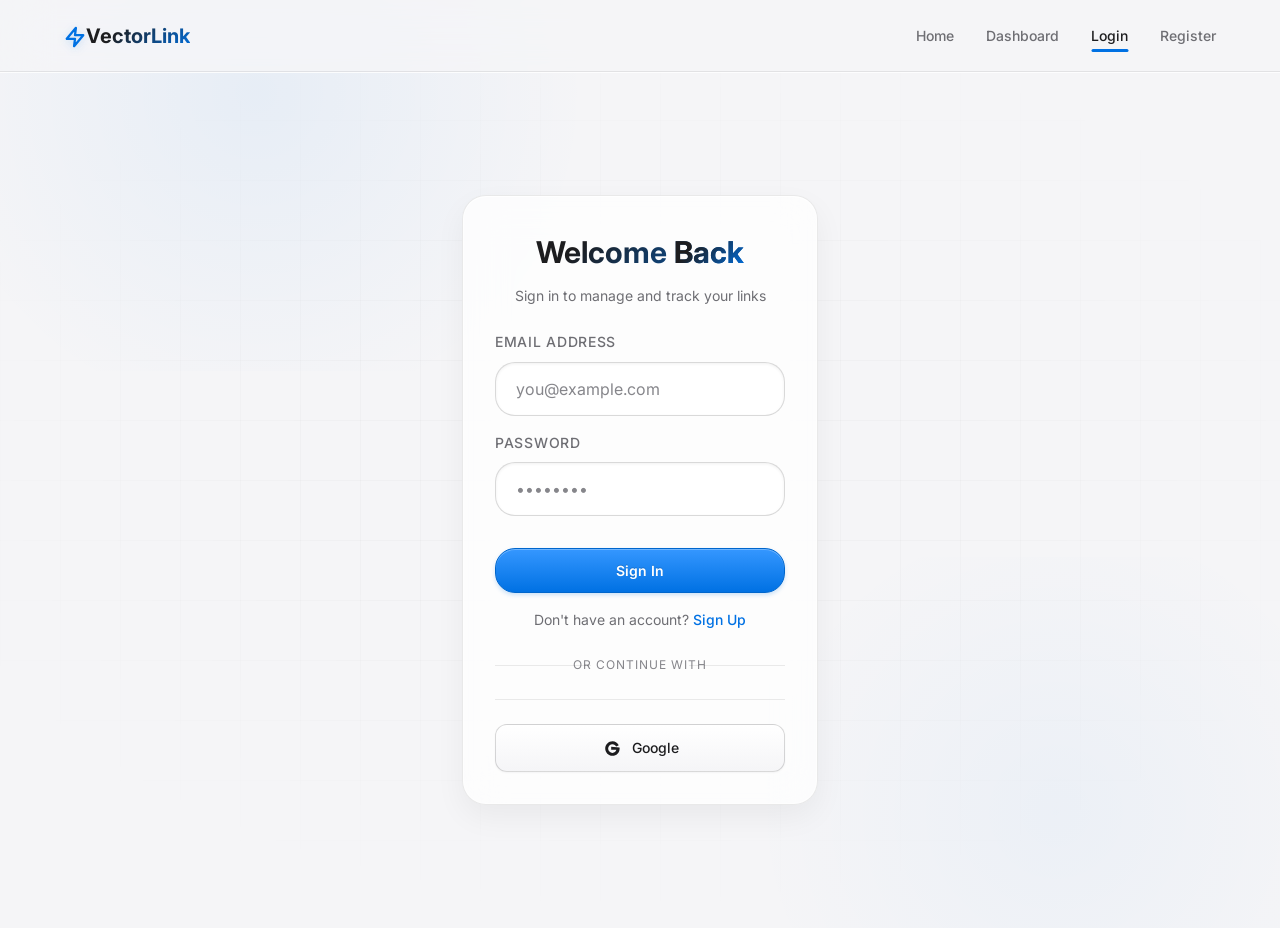
<file: src/main/resources/static/login.html>
<!DOCTYPE html>
<html lang="en">
<head>
  <meta charset="UTF-8">
  <meta name="viewport" content="width=device-width, initial-scale=1.0">
  <title>Login — VectorLink</title>
  
  <!-- SEO Meta Tags -->
  <meta name="description" content="Sign in to your VectorLink account to manage URLs and view advanced analytics.">
  <meta name="robots" content="noindex, nofollow">
  
  <link rel="stylesheet" href="css/style.css">
  <link rel="icon" href="data:image/svg+xml,<svg xmlns='http://www.w3.org/2000/svg' viewBox='0 0 24 24' fill='none' stroke='%230071E3' stroke-width='2.5'><polygon points='13 2 3 14 12 14 11 22 21 10 12 10 13 2'/></svg>">
  
  <style>
    /* ----- Modern Light Skeuomorphic Overrides ----- */
    :root {
      --bg: #F5F5F7;
      --bg-secondary: #FFFFFF;
      --surface: rgba(0, 0, 0, 0.02);
      --surface-hover: rgba(0, 0, 0, 0.04);
      --surface-border: rgba(0, 0, 0, 0.08);
      --glass: rgba(255, 255, 255, 0.75);
      --glass-border: rgba(0, 0, 0, 0.08);
      --glass-hover: rgba(255, 255, 255, 0.85);

      --accent: #0071E3;
      --accent-secondary: #0077ED;
      --gradient: linear-gradient(180deg, #3296FF 0%, #0071E3 100%);
      --gradient-text: linear-gradient(135deg, #1D1D1F 30%, #0071E3 100%);
      --gradient-subtle: linear-gradient(180deg, #FFFFFF 0%, #F5F5F7 100%);

      --text-primary: #1D1D1F;
      --text-secondary: #6E6E73;
      --text-tertiary: #86868B;

      --success: #34C759;
      --success-bg: rgba(52, 199, 89, 0.12);
      --danger: #FF3B30;
      --danger-bg: rgba(255, 59, 48, 0.12);
      --warning: #FF9500;
      --warning-bg: rgba(255, 149, 0, 0.12);
      --info: #0071E3;

      --shadow-sm: 0 1px 2px rgba(0,0,0,0.04), 0 0 1px rgba(0,0,0,0.1);
      --shadow-md: 0 4px 14px rgba(0,0,0,0.05), 0 0 1px rgba(0,0,0,0.12), inset 0 1px 0 rgba(255,255,255,0.8);
      --shadow-lg: 0 10px 30px rgba(0,0,0,0.06), 0 0 1px rgba(0,0,0,0.12), inset 0 1px 0 rgba(255,255,255,0.9);
      --shadow-xl: 0 20px 50px rgba(0,0,0,0.08), 0 0 1px rgba(0,0,0,0.12), inset 0 1px 0 rgba(255,255,255,0.95);
      --shadow-glow: 0 0 15px rgba(0,113,227,0.15);
      --shadow-glow-strong: 0 0 25px rgba(0,113,227,0.25);
    }

    body {
      background-color: var(--bg);
      color: var(--text-primary);
      -webkit-font-smoothing: antialiased;
    }

    /* Navbar background adjustment */
    .navbar {
      background: rgba(245, 245, 247, 0.85) !important;
      border-bottom: 1px solid rgba(0, 0, 0, 0.08) !important;
      box-shadow: 0 1px 0 rgba(255, 255, 255, 0.8);
    }
    .navbar.scrolled {
      background: rgba(255, 255, 255, 0.95) !important;
      border-bottom-color: rgba(0, 0, 0, 0.12) !important;
    }
    .nav-links a {
      color: var(--text-secondary) !important;
    }
    .nav-links a:hover, .nav-links a.active {
      color: var(--text-primary) !important;
    }

    .nav-logo span {
      background: var(--gradient-text);
      -webkit-background-clip: text;
      -webkit-text-fill-color: transparent;
      background-clip: text;
      font-weight: 700;
    }

    /* Hero adjustments */
    .hero-grid {
      background-image:
        linear-gradient(rgba(0, 0, 0, 0.02) 1px, transparent 1px),
        linear-gradient(90deg, rgba(0, 0, 0, 0.02) 1px, transparent 1px);
      background-size: 60px 60px;
      mask-image: radial-gradient(ellipse 60% 50% at 50% 50%, black 40%, transparent 100%);
      -webkit-mask-image: radial-gradient(ellipse 60% 50% at 50% 50%, black 40%, transparent 100%);
    }
    .hero-bg::before {
      background: radial-gradient(circle, rgba(0, 113, 227, 0.06) 0%, transparent 70%);
    }
    .hero-bg::after {
      background: radial-gradient(circle, rgba(0, 113, 227, 0.04) 0%, transparent 70%);
    }

    /* Auth Card layout */
    .auth-container {
      display: flex;
      justify-content: center;
      align-items: center;
      min-height: calc(100vh - var(--nav-height) - 100px);
      padding: var(--space-4);
    }
    .auth-card {
      width: 100%;
      max-width: 440px;
      padding: var(--space-8);
      border-radius: var(--radius-xl);
      background: var(--glass);
      border: 1px solid var(--glass-border);
      backdrop-filter: blur(20px);
      box-shadow: 
        0 12px 30px rgba(0, 0, 0, 0.05), 
        inset 0 1px 0 rgba(255, 255, 255, 0.95),
        inset 0 0 0 1px rgba(255, 255, 255, 0.5) !important;
    }
    .auth-card h2 {
      margin-bottom: var(--space-2);
      font-size: var(--text-3xl);
      text-align: center;
      font-weight: 700;
    }
    .auth-card p {
      color: var(--text-secondary);
      text-align: center;
      margin-bottom: var(--space-6);
      font-size: var(--text-sm);
    }
    .form-group {
      margin-bottom: var(--space-4);
    }
    .form-label {
      display: block;
      margin-bottom: var(--space-2);
      font-size: var(--text-sm);
      color: var(--text-secondary);
      font-weight: 500;
      text-align: left;
    }
    
    /* Input styling - inset, clean border */
    .input {
      background: #FFFFFF !important;
      border: 1px solid rgba(0, 0, 0, 0.15) !important;
      box-shadow: inset 0 1px 3px rgba(0, 0, 0, 0.06) !important;
      color: var(--text-primary) !important;
      border-radius: var(--radius-lg);
      width: 100%;
      padding: var(--space-4) var(--space-5);
      font-size: var(--text-base);
      outline: none;
      transition: all 0.2s ease-in-out;
    }
    .input::placeholder {
      color: var(--text-tertiary);
    }
    .input:hover {
      border-color: rgba(0, 0, 0, 0.25) !important;
    }
    .input:focus {
      border-color: var(--accent) !important;
      box-shadow: 
        0 0 0 3.5px rgba(0, 113, 227, 0.18), 
        inset 0 1px 2px rgba(0, 0, 0, 0.05) !important;
    }

    /* Primary Button - Glossy Skeuomorphic Blue */
    .btn-primary {
      background: linear-gradient(180deg, #3597FF 0%, #0071E3 100%) !important;
      border: 1px solid #0066CC !important;
      color: #FFFFFF !important;
      box-shadow: 
        0 2px 4px rgba(0, 113, 227, 0.2), 
        inset 0 1px 0 rgba(255, 255, 255, 0.3) !important;
      text-shadow: 0 -1px 0 rgba(0, 0, 0, 0.15);
      border-radius: var(--radius-lg);
    }
    .btn-primary:hover {
      background: linear-gradient(180deg, #4DA3FF 0%, #007BF2 100%) !important;
      border-color: #0071E3 !important;
      box-shadow: 
        0 4px 8px rgba(0, 113, 227, 0.25), 
        inset 0 1px 0 rgba(255, 255, 255, 0.4) !important;
    }
    .btn-primary:active {
      background: linear-gradient(180deg, #0066CC 0%, #005BB8 100%) !important;
      box-shadow: inset 0 1.5px 3px rgba(0, 0, 0, 0.2) !important;
      transform: scale(0.98);
    }

    /* Social OAuth button */
    .social-auth {
      display: flex;
      flex-direction: column;
      gap: var(--space-3);
      margin-top: var(--space-6);
      border-top: 1px solid var(--surface-border);
      padding-top: var(--space-6);
    }
    .btn-social {
      display: inline-flex;
      align-items: center;
      justify-content: center;
      gap: var(--space-3);
      background: linear-gradient(180deg, #FFFFFF 0%, #F5F5F7 100%) !important;
      border: 1px solid rgba(0, 0, 0, 0.15) !important;
      color: var(--text-primary) !important;
      width: 100%;
      padding: 12px;
      border-radius: var(--radius-md);
      cursor: pointer;
      font-weight: 500;
      transition: var(--transition);
      text-decoration: none;
      box-shadow: 0 1px 2px rgba(0, 0, 0, 0.04), inset 0 1px 0 #FFFFFF !important;
    }
    .btn-social:hover {
      background: linear-gradient(180deg, #F5F5F7 0%, #E8E8ED 100%) !important;
      border-color: rgba(0, 0, 0, 0.2) !important;
      box-shadow: 0 1px 3px rgba(0, 0, 0, 0.08), inset 0 1px 0 #FFFFFF !important;
    }
    
    .error-msg {
      background: var(--danger-bg);
      color: var(--danger);
      padding: var(--space-3);
      border-radius: var(--radius-sm);
      font-size: var(--text-sm);
      margin-bottom: var(--space-4);
      display: none;
      border: 1px solid rgba(255, 59, 48, 0.2);
    }
    .success-msg {
      background: var(--success-bg);
      color: var(--success);
      padding: var(--space-3);
      border-radius: var(--radius-sm);
      font-size: var(--text-sm);
      margin-bottom: var(--space-4);
      display: none;
      border: 1px solid rgba(52, 199, 89, 0.2);
    }
    .auth-links {
      text-align: center;
      margin-top: var(--space-4);
      font-size: var(--text-sm);
      color: var(--text-secondary);
    }
    .auth-links a {
      color: var(--accent);
      text-decoration: none;
      font-weight: 500;
    }
    .auth-links a:hover {
      text-decoration: underline;
    }
    .divider {
      text-align: center;
      position: relative;
      margin: var(--space-6) 0;
      color: var(--text-tertiary);
      font-size: var(--text-xs);
      text-transform: uppercase;
      letter-spacing: 1px;
    }
    .divider::before, .divider::after {
      content: "";
      position: absolute;
      top: 50%;
      width: 33%;
      height: 1px;
      background: var(--surface-border);
    }
    .divider::before { left: 0; }
    .divider::after { right: 0; }
  </style>
</head>
<body>

  <!-- ===== Navbar ===== -->
  <nav class="navbar" id="navbar">
    <div class="container">
      <a href="index.html" class="nav-logo">
        <span class="logo-icon">
          <svg width="22" height="22" viewBox="0 0 24 24" fill="none" stroke="currentColor" stroke-width="2.5" stroke-linecap="round" stroke-linejoin="round" style="color: var(--accent); vertical-align: middle;"><polygon points="13 2 3 14 12 14 11 22 21 10 12 10 13 2"/></svg>
        </span>
        <span>VectorLink</span>
      </a>
      <ul class="nav-links" id="navLinks">
        <li><a href="index.html">Home</a></li>
        <li><a href="dashboard.html">Dashboard</a></li>
        <li><a href="login.html" class="active">Login</a></li>
        <li><a href="register.html">Register</a></li>
      </ul>
    </div>
  </nav>

  <div class="hero">
    <div class="hero-bg">
      <div class="hero-grid"></div>
    </div>
    
    <div class="auth-container">
      <div class="auth-card">
        <h2>Welcome <span class="text-gradient">Back</span></h2>
        <p>Sign in to manage and track your links</p>

        <div id="errorMsg" class="error-msg"></div>
        <div id="successMsg" class="success-msg"></div>

        <form id="loginForm" autocomplete="on">
          <div class="form-group">
            <label class="form-label" for="email">Email Address</label>
            <input type="email" id="email" class="input" placeholder="you@example.com" required>
          </div>
          <div class="form-group">
            <label class="form-label" for="password">Password</label>
            <input type="password" id="password" class="input" placeholder="••••••••" required>
          </div>
          <button type="submit" class="btn btn-primary" style="width: 100%; margin-top: var(--space-4);" id="loginBtn">
            <span>Sign In</span>
          </button>
        </form>

        <div class="auth-links">
          Don't have an account? <a href="register.html">Sign Up</a>
        </div>

        <div class="divider">or continue with</div>

        <div class="social-auth">
          <a href="/oauth2/authorization/google" class="btn-social">
            <svg width="18" height="18" viewBox="0 0 24 24"><path fill="currentColor" d="M12.24 10.285V14.4h6.887c-.648 2.41-2.519 4.114-5.136 4.114A5.79 5.79 0 0 1 8.2 12.725a5.79 5.79 0 0 1 5.79-5.79c2.327 0 4.159 1.341 4.954 3.092l3.414-1.707C21.066 5.568 17.848 3 13.99 3c-5.362 0-9.708 4.346-9.708 9.709s4.346 9.709 9.709 9.709c5.27 0 9.53-3.834 9.53-9.709 0-.64-.069-1.127-.168-1.424z"/></svg>
            Google
          </a>
        </div>
      </div>
    </div>
  </div>

  <script>
    document.getElementById('loginForm').addEventListener('submit', async (e) => {
      e.preventDefault();
      const email = document.getElementById('email').value;
      const password = document.getElementById('password').value;
      const errorMsg = document.getElementById('errorMsg');
      const successMsg = document.getElementById('successMsg');
      const loginBtn = document.getElementById('loginBtn');
      
      errorMsg.style.display = 'none';
      successMsg.style.display = 'none';
      loginBtn.disabled = true;

      try {
        const res = await fetch('/api/v1/auth/login', {
          method: 'POST',
          headers: {
            'Content-Type': 'application/json'
          },
          body: JSON.stringify({ email, password })
        });
        
        const data = await res.json();
        if (res.ok) {
          successMsg.textContent = 'Login successful! Redirecting...';
          successMsg.style.display = 'block';
          setTimeout(() => {
            window.location.href = '/dashboard.html';
          }, 1000);
        } else {
          errorMsg.textContent = data.message || 'Invalid email or password';
          errorMsg.style.display = 'block';
          loginBtn.disabled = false;
        }
      } catch (err) {
        errorMsg.textContent = 'An error occurred. Please try again.';
        errorMsg.style.display = 'block';
        loginBtn.disabled = false;
      }
    });

    const urlParams = new URLSearchParams(window.location.search);
    if (urlParams.has('error')) {
      const errorMsg = document.getElementById('errorMsg');
      errorMsg.textContent = urlParams.get('error');
      errorMsg.style.display = 'block';
    }
  </script>
</body>
</html>
</file>
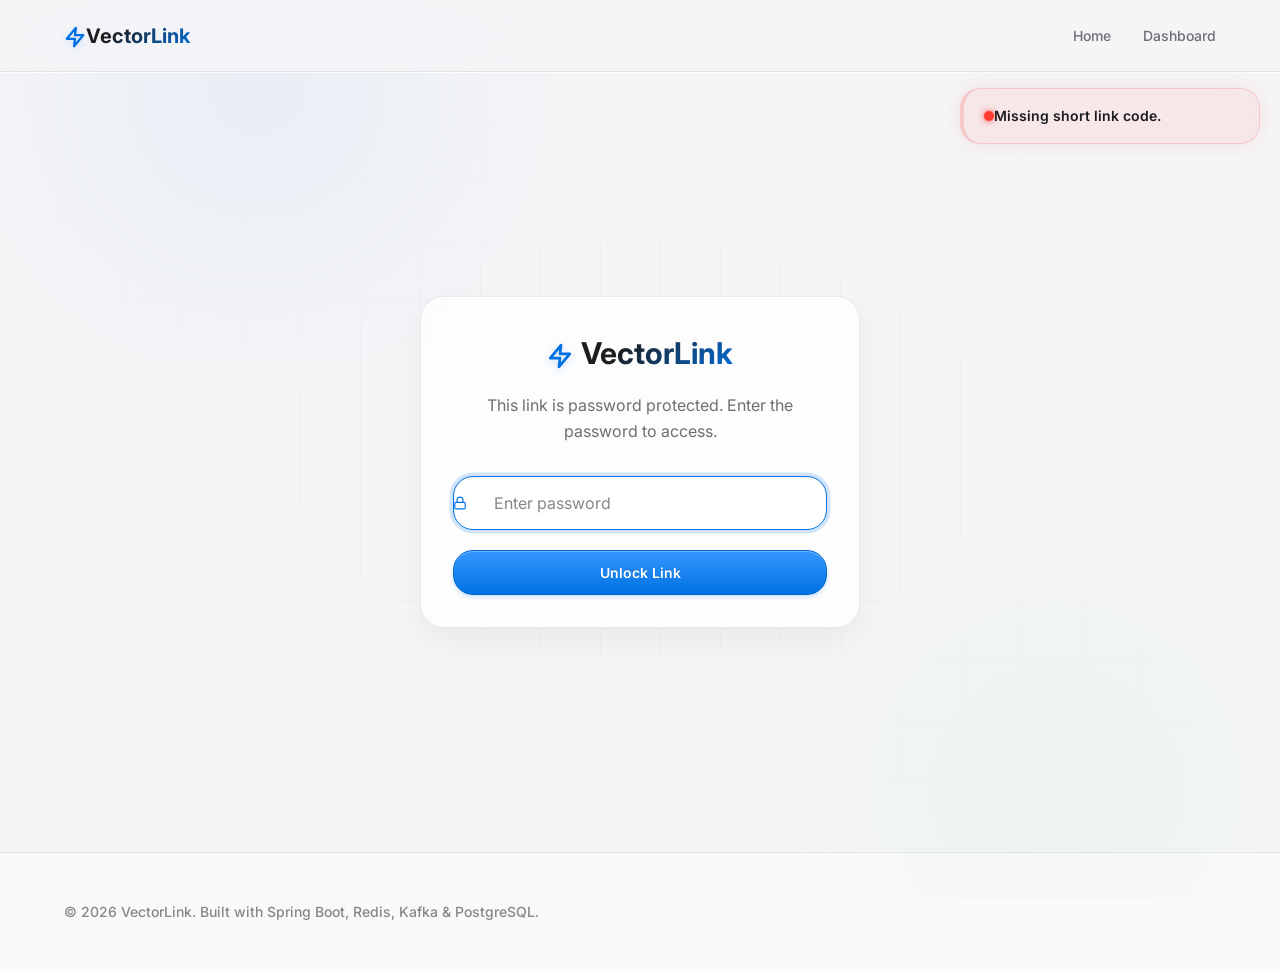
<file: src/main/resources/static/password.html>
<!DOCTYPE html>
<html lang="en">
<head>
  <meta charset="UTF-8">
  <meta name="viewport" content="width=device-width, initial-scale=1.0">
  <title>Password Protected — VectorLink</title>
  
  <!-- SEO Meta Tags -->
  <meta name="description" content="This link is password protected. Enter the password to access.">
  <meta name="robots" content="noindex, nofollow">
  
  <link rel="stylesheet" href="css/style.css">
  <link rel="icon" href="data:image/svg+xml,<svg xmlns='http://www.w3.org/2000/svg' viewBox='0 0 24 24' fill='none' stroke='%230071E3' stroke-width='2.5'><polygon points='13 2 3 14 12 14 11 22 21 10 12 10 13 2'/></svg>">
  
  <style>
    /* ----- Modern Light Skeuomorphic Overrides ----- */
    :root {
      --bg: #F5F5F7;
      --bg-secondary: #FFFFFF;
      --surface: rgba(0, 0, 0, 0.02);
      --surface-hover: rgba(0, 0, 0, 0.04);
      --surface-border: rgba(0, 0, 0, 0.08);
      --glass: rgba(255, 255, 255, 0.75);
      --glass-border: rgba(0, 0, 0, 0.08);
      --glass-hover: rgba(255, 255, 255, 0.85);

      --accent: #0071E3;
      --accent-secondary: #0077ED;
      --gradient: linear-gradient(180deg, #3296FF 0%, #0071E3 100%);
      --gradient-text: linear-gradient(135deg, #1D1D1F 30%, #0071E3 100%);
      --gradient-subtle: linear-gradient(180deg, #FFFFFF 0%, #F5F5F7 100%);

      --text-primary: #1D1D1F;
      --text-secondary: #6E6E73;
      --text-tertiary: #86868B;

      --success: #34C759;
      --success-bg: rgba(52, 199, 89, 0.12);
      --danger: #FF3B30;
      --danger-bg: rgba(255, 59, 48, 0.12);
      --warning: #FF9500;
      --warning-bg: rgba(255, 149, 0, 0.12);
      --info: #0071E3;

      --shadow-sm: 0 1px 2px rgba(0,0,0,0.04), 0 0 1px rgba(0,0,0,0.1);
      --shadow-md: 0 4px 14px rgba(0,0,0,0.05), 0 0 1px rgba(0,0,0,0.12), inset 0 1px 0 rgba(255,255,255,0.8);
      --shadow-lg: 0 10px 30px rgba(0,0,0,0.06), 0 0 1px rgba(0,0,0,0.12), inset 0 1px 0 rgba(255,255,255,0.9);
      --shadow-xl: 0 20px 50px rgba(0,0,0,0.08), 0 0 1px rgba(0,0,0,0.12), inset 0 1px 0 rgba(255,255,255,0.95);
      --shadow-glow: 0 0 15px rgba(0,113,227,0.15);
      --shadow-glow-strong: 0 0 25px rgba(0,113,227,0.25);
    }

    body {
      background-color: var(--bg);
      color: var(--text-primary);
      -webkit-font-smoothing: antialiased;
    }

    /* Navbar background adjustment */
    .navbar {
      background: rgba(245, 245, 247, 0.85) !important;
      border-bottom: 1px solid rgba(0, 0, 0, 0.08) !important;
      box-shadow: 0 1px 0 rgba(255, 255, 255, 0.8);
    }
    .nav-links a {
      color: var(--text-secondary) !important;
    }
    .nav-links a:hover {
      color: var(--text-primary) !important;
    }

    .nav-logo span {
      background: var(--gradient-text);
      -webkit-background-clip: text;
      -webkit-text-fill-color: transparent;
      background-clip: text;
      font-weight: 700;
    }

    /* Hero adjustments */
    .hero-grid {
      background-image:
        linear-gradient(rgba(0, 0, 0, 0.02) 1px, transparent 1px),
        linear-gradient(90deg, rgba(0, 0, 0, 0.02) 1px, transparent 1px);
      background-size: 60px 60px;
      mask-image: radial-gradient(ellipse 60% 50% at 50% 50%, black 40%, transparent 100%);
      -webkit-mask-image: radial-gradient(ellipse 60% 50% at 50% 50%, black 40%, transparent 100%);
    }

    /* Password Page Specifics */
    .password-container {
      display: flex;
      flex-direction: column;
      align-items: center;
      justify-content: center;
      min-height: calc(100vh - 120px);
      padding: var(--space-6);
      position: relative;
      z-index: 2;
    }
    .password-card {
      width: 100%;
      max-width: 440px;
      padding: var(--space-8);
      text-align: center;
      background: var(--glass) !important;
      backdrop-filter: blur(20px);
      -webkit-backdrop-filter: blur(20px);
      border: 1px solid var(--glass-border) !important;
      border-radius: var(--radius-xl);
      box-shadow: 
        0 12px 30px rgba(0, 0, 0, 0.05), 
        inset 0 1px 0 rgba(255, 255, 255, 0.95),
        inset 0 0 0 1px rgba(255, 255, 255, 0.5) !important;
    }
    .password-logo {
      font-size: var(--text-3xl);
      margin-bottom: var(--space-4);
      display: flex;
      align-items: center;
      justify-content: center;
      gap: var(--space-2);
      font-weight: 700;
    }
    .password-message {
      color: var(--text-secondary);
      margin-bottom: var(--space-8);
      font-size: var(--text-base);
    }
    .password-form {
      display: flex;
      flex-direction: column;
      gap: var(--space-5);
      width: 100%;
    }

    /* Input styling - inset, clean border */
    .input {
      background: #FFFFFF !important;
      border: 1px solid rgba(0, 0, 0, 0.15) !important;
      box-shadow: inset 0 1px 3px rgba(0, 0, 0, 0.06) !important;
      color: var(--text-primary) !important;
      border-radius: var(--radius-lg);
      width: 100%;
      padding: var(--space-4) var(--space-5);
      padding-left: calc(var(--space-4) + 24px) !important;
      font-size: var(--text-base);
      outline: none;
      transition: all 0.2s ease-in-out;
    }
    .input:hover {
      border-color: rgba(0, 0, 0, 0.25) !important;
    }
    .input:focus {
      border-color: var(--accent) !important;
      box-shadow: 
        0 0 0 3.5px rgba(0, 113, 227, 0.18), 
        inset 0 1px 2px rgba(0, 0, 0, 0.05) !important;
    }
    .input:focus ~ .input-icon {
      color: var(--accent) !important;
    }

    /* Primary Button - Glossy Skeuomorphic Blue */
    .btn-primary {
      background: linear-gradient(180deg, #3597FF 0%, #0071E3 100%) !important;
      border: 1px solid #0066CC !important;
      color: #FFFFFF !important;
      box-shadow: 
        0 2px 4px rgba(0, 113, 227, 0.2), 
        inset 0 1px 0 rgba(255, 255, 255, 0.3) !important;
      text-shadow: 0 -1px 0 rgba(0, 0, 0, 0.15);
      border-radius: var(--radius-lg);
    }
    .btn-primary:hover {
      background: linear-gradient(180deg, #4DA3FF 0%, #007BF2 100%) !important;
      border-color: #0071E3 !important;
      box-shadow: 
        0 4px 8px rgba(0, 113, 227, 0.25), 
        inset 0 1px 0 rgba(255, 255, 255, 0.4) !important;
    }
    .btn-primary:active {
      background: linear-gradient(180deg, #0066CC 0%, #005BB8 100%) !important;
      box-shadow: inset 0 1.5px 3px rgba(0, 0, 0, 0.2) !important;
      transform: scale(0.98);
    }

    .error-block {
      background: var(--danger-bg) !important;
      border: 1px solid rgba(255, 59, 48, 0.2) !important;
      color: var(--danger) !important;
      padding: var(--space-3) var(--space-4);
      border-radius: var(--radius-md);
      font-size: var(--text-sm);
      text-align: left;
      display: flex;
      align-items: center;
      gap: var(--space-2);
      margin-top: var(--space-5);
      animation: shake 0.4s ease;
    }
    @keyframes shake {
      0%, 100% { transform: translateX(0); }
      25% { transform: translateX(-6px); }
      75% { transform: translateX(6px); }
    }

    /* Footer elements */
    .footer {
      border-top: 1px solid rgba(0, 0, 0, 0.08) !important;
    }
    .footer p {
      color: var(--text-tertiary) !important;
    }
  </style>
</head>
<body>

  <!-- ===== Background Grid (Consistent with Home) ===== -->
  <div class="hero-bg" style="position: fixed; inset: 0; z-index: 1; pointer-events: none;">
    <div class="hero-grid"></div>
  </div>

  <!-- ===== Navbar ===== -->
  <nav class="navbar" id="navbar" style="position: relative; z-index: 2;">
    <div class="container">
      <a href="index.html" class="nav-logo">
        <span class="logo-icon">
          <svg width="22" height="22" viewBox="0 0 24 24" fill="none" stroke="currentColor" stroke-width="2.5" stroke-linecap="round" stroke-linejoin="round" style="color: var(--accent); vertical-align: middle;"><polygon points="13 2 3 14 12 14 11 22 21 10 12 10 13 2"/></svg>
        </span>
        <span>VectorLink</span>
      </a>
      <ul class="nav-links">
        <li><a href="index.html">Home</a></li>
        <li><a href="dashboard.html">Dashboard</a></li>
      </ul>
    </div>
  </nav>

  <!-- ===== Main Centered Password Page ===== -->
  <main class="password-container">
    <div class="password-card animate-slide-up">
      <div class="password-logo">
        <span class="logo-icon">
          <svg width="26" height="26" viewBox="0 0 24 24" fill="none" stroke="currentColor" stroke-width="2.5" stroke-linecap="round" stroke-linejoin="round" style="color: var(--accent); vertical-align: middle;"><polygon points="13 2 3 14 12 14 11 22 21 10 12 10 13 2"/></svg>
        </span>
        <span class="text-gradient">VectorLink</span>
      </div>
      <p class="password-message">This link is password protected. Enter the password to access.</p>
      
      <form class="password-form" id="passwordForm" autocomplete="off">
        <div class="input-group">
          <input 
            type="password" 
            class="input has-icon" 
            id="passwordInput" 
            placeholder="Enter password" 
            required
            autofocus
          >
          <span class="input-icon">
            <svg width="14" height="14" viewBox="0 0 24 24" fill="none" stroke="currentColor" stroke-width="2"><rect x="3" y="11" width="18" height="11" rx="2"/><path d="M7 11V7a5 5 0 0 1 10 0v4"/></svg>
          </span>
        </div>
        <button type="submit" class="btn btn-primary" id="submitBtn" style="width: 100%;">
          <span id="submitText">Unlock Link</span>
          <span id="submitSpinner" class="spinner hidden"></span>
        </button>
      </form>

      <!-- Error message block (hidden by default) -->
      <div id="errorBlock" class="error-block hidden">
        <span><svg width="14" height="14" viewBox="0 0 24 24" fill="none" stroke="currentColor" stroke-width="2"><path d="M10.29 3.86L1.82 18a2 2 0 0 0 1.71 3h16.94a2 2 0 0 0 1.71-3L13.71 3.86a2 2 0 0 0-3.42 0z"/><line x1="12" y1="9" x2="12" y2="13"/><line x1="12" y1="17" x2="12.01" y2="17"/></svg></span>
        <span id="errorText">Invalid password. Please try again.</span>
      </div>
    </div>
  </main>

  <!-- ===== Footer ===== -->
  <footer class="footer" style="position: relative; z-index: 2; margin-top: auto;">
    <div class="container">
      <div class="footer-content">
        <p>© 2026 VectorLink. Built with Spring Boot, Redis, Kafka & PostgreSQL.</p>
      </div>
    </div>
  </footer>

  <!-- Toast Container -->
  <div class="toast-container" id="toastContainer"></div>

  <script src="js/password.js"></script>
</body>
</html>
</file>
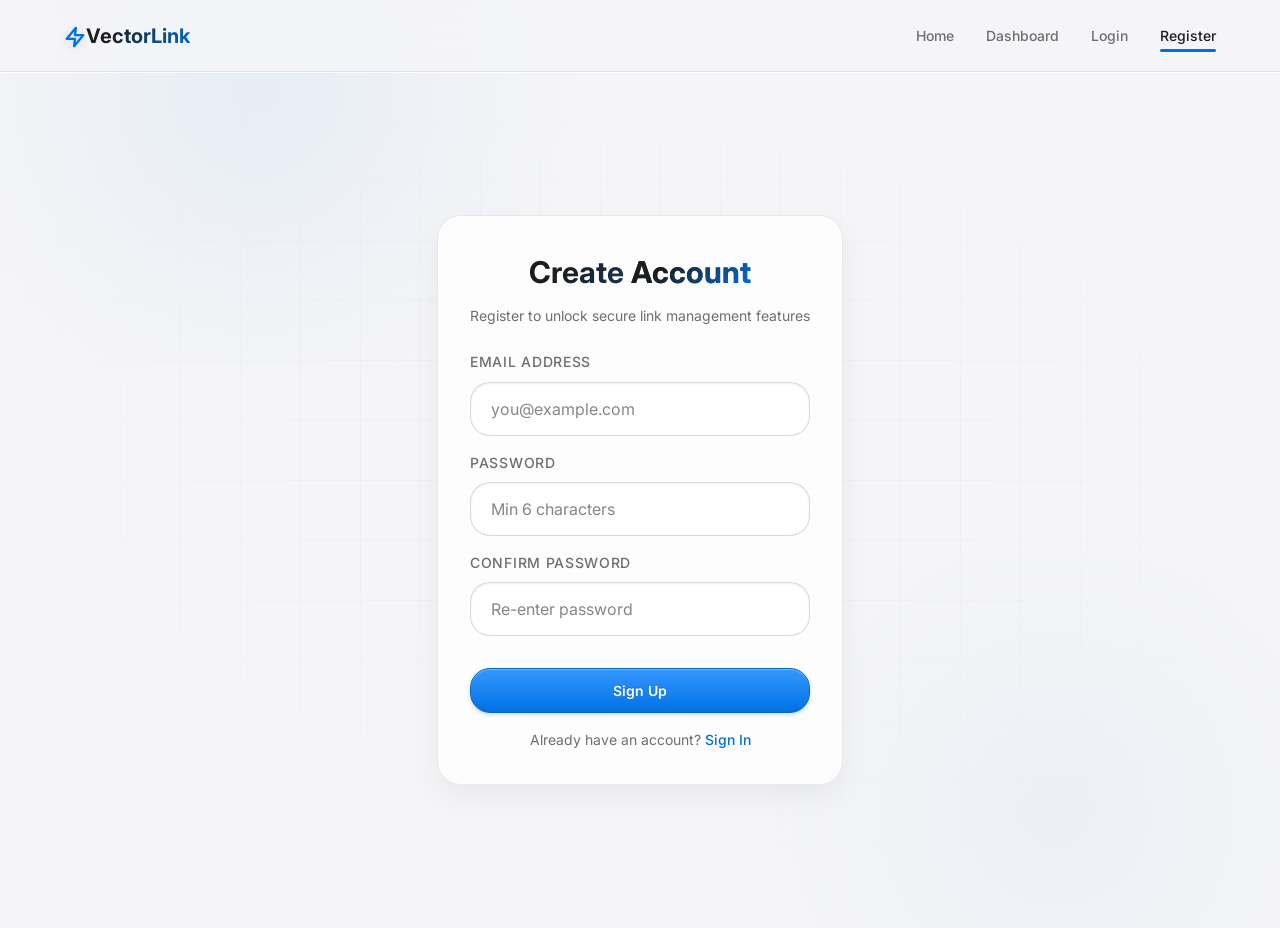
<file: src/main/resources/static/register.html>
<!DOCTYPE html>
<html lang="en">
<head>
  <meta charset="UTF-8">
  <meta name="viewport" content="width=device-width, initial-scale=1.0">
  <title>Register — VectorLink</title>
  
  <!-- SEO Meta Tags -->
  <meta name="description" content="Create an account on VectorLink to manage URLs and view advanced analytics.">
  <meta name="robots" content="noindex, nofollow">
  
  <link rel="stylesheet" href="css/style.css">
  <link rel="icon" href="data:image/svg+xml,<svg xmlns='http://www.w3.org/2000/svg' viewBox='0 0 24 24' fill='none' stroke='%230071E3' stroke-width='2.5'><polygon points='13 2 3 14 12 14 11 22 21 10 12 10 13 2'/></svg>">
  
  <style>
    /* ----- Modern Light Skeuomorphic Overrides ----- */
    :root {
      --bg: #F5F5F7;
      --bg-secondary: #FFFFFF;
      --surface: rgba(0, 0, 0, 0.02);
      --surface-hover: rgba(0, 0, 0, 0.04);
      --surface-border: rgba(0, 0, 0, 0.08);
      --glass: rgba(255, 255, 255, 0.75);
      --glass-border: rgba(0, 0, 0, 0.08);
      --glass-hover: rgba(255, 255, 255, 0.85);

      --accent: #0071E3;
      --accent-secondary: #0077ED;
      --gradient: linear-gradient(180deg, #3296FF 0%, #0071E3 100%);
      --gradient-text: linear-gradient(135deg, #1D1D1F 30%, #0071E3 100%);
      --gradient-subtle: linear-gradient(180deg, #FFFFFF 0%, #F5F5F7 100%);

      --text-primary: #1D1D1F;
      --text-secondary: #6E6E73;
      --text-tertiary: #86868B;

      --success: #34C759;
      --success-bg: rgba(52, 199, 89, 0.12);
      --danger: #FF3B30;
      --danger-bg: rgba(255, 59, 48, 0.12);
      --warning: #FF9500;
      --warning-bg: rgba(255, 149, 0, 0.12);
      --info: #0071E3;

      --shadow-sm: 0 1px 2px rgba(0,0,0,0.04), 0 0 1px rgba(0,0,0,0.1);
      --shadow-md: 0 4px 14px rgba(0,0,0,0.05), 0 0 1px rgba(0,0,0,0.12), inset 0 1px 0 rgba(255,255,255,0.8);
      --shadow-lg: 0 10px 30px rgba(0,0,0,0.06), 0 0 1px rgba(0,0,0,0.12), inset 0 1px 0 rgba(255,255,255,0.9);
      --shadow-xl: 0 20px 50px rgba(0,0,0,0.08), 0 0 1px rgba(0,0,0,0.12), inset 0 1px 0 rgba(255,255,255,0.95);
      --shadow-glow: 0 0 15px rgba(0,113,227,0.15);
      --shadow-glow-strong: 0 0 25px rgba(0,113,227,0.25);
    }

    body {
      background-color: var(--bg);
      color: var(--text-primary);
      -webkit-font-smoothing: antialiased;
    }

    /* Navbar background adjustment */
    .navbar {
      background: rgba(245, 245, 247, 0.85) !important;
      border-bottom: 1px solid rgba(0, 0, 0, 0.08) !important;
      box-shadow: 0 1px 0 rgba(255, 255, 255, 0.8);
    }
    .navbar.scrolled {
      background: rgba(255, 255, 255, 0.95) !important;
      border-bottom-color: rgba(0, 0, 0, 0.12) !important;
    }
    .nav-links a {
      color: var(--text-secondary) !important;
    }
    .nav-links a:hover, .nav-links a.active {
      color: var(--text-primary) !important;
    }

    .nav-logo span {
      background: var(--gradient-text);
      -webkit-background-clip: text;
      -webkit-text-fill-color: transparent;
      background-clip: text;
      font-weight: 700;
    }

    /* Hero adjustments */
    .hero-grid {
      background-image:
        linear-gradient(rgba(0, 0, 0, 0.02) 1px, transparent 1px),
        linear-gradient(90deg, rgba(0, 0, 0, 0.02) 1px, transparent 1px);
      background-size: 60px 60px;
      mask-image: radial-gradient(ellipse 60% 50% at 50% 50%, black 40%, transparent 100%);
      -webkit-mask-image: radial-gradient(ellipse 60% 50% at 50% 50%, black 40%, transparent 100%);
    }
    .hero-bg::before {
      background: radial-gradient(circle, rgba(0, 113, 227, 0.06) 0%, transparent 70%);
    }
    .hero-bg::after {
      background: radial-gradient(circle, rgba(0, 113, 227, 0.04) 0%, transparent 70%);
    }

    /* Auth Card layout */
    .auth-container {
      display: flex;
      justify-content: center;
      align-items: center;
      min-height: calc(100vh - var(--nav-height) - 100px);
      padding: var(--space-4);
    }
    .auth-card {
      width: 100%;
      max-width: 440px;
      padding: var(--space-8);
      border-radius: var(--radius-xl);
      background: var(--glass);
      border: 1px solid var(--glass-border);
      backdrop-filter: blur(20px);
      box-shadow: 
        0 12px 30px rgba(0, 0, 0, 0.05), 
        inset 0 1px 0 rgba(255, 255, 255, 0.95),
        inset 0 0 0 1px rgba(255, 255, 255, 0.5) !important;
    }
    .auth-card h2 {
      margin-bottom: var(--space-2);
      font-size: var(--text-3xl);
      text-align: center;
      font-weight: 700;
    }
    .auth-card p {
      color: var(--text-secondary);
      text-align: center;
      margin-bottom: var(--space-6);
      font-size: var(--text-sm);
    }
    .form-group {
      margin-bottom: var(--space-4);
    }
    .form-label {
      display: block;
      margin-bottom: var(--space-2);
      font-size: var(--text-sm);
      color: var(--text-secondary);
      font-weight: 500;
      text-align: left;
    }
    
    /* Input styling - inset, clean border */
    .input {
      background: #FFFFFF !important;
      border: 1px solid rgba(0, 0, 0, 0.15) !important;
      box-shadow: inset 0 1px 3px rgba(0, 0, 0, 0.06) !important;
      color: var(--text-primary) !important;
      border-radius: var(--radius-lg);
      width: 100%;
      padding: var(--space-4) var(--space-5);
      font-size: var(--text-base);
      outline: none;
      transition: all 0.2s ease-in-out;
    }
    .input::placeholder {
      color: var(--text-tertiary);
    }
    .input:hover {
      border-color: rgba(0, 0, 0, 0.25) !important;
    }
    .input:focus {
      border-color: var(--accent) !important;
      box-shadow: 
        0 0 0 3.5px rgba(0, 113, 227, 0.18), 
        inset 0 1px 2px rgba(0, 0, 0, 0.05) !important;
    }

    /* Primary Button - Glossy Skeuomorphic Blue */
    .btn-primary {
      background: linear-gradient(180deg, #3597FF 0%, #0071E3 100%) !important;
      border: 1px solid #0066CC !important;
      color: #FFFFFF !important;
      box-shadow: 
        0 2px 4px rgba(0, 113, 227, 0.2), 
        inset 0 1px 0 rgba(255, 255, 255, 0.3) !important;
      text-shadow: 0 -1px 0 rgba(0, 0, 0, 0.15);
      border-radius: var(--radius-lg);
    }
    .btn-primary:hover {
      background: linear-gradient(180deg, #4DA3FF 0%, #007BF2 100%) !important;
      border-color: #0071E3 !important;
      box-shadow: 
        0 4px 8px rgba(0, 113, 227, 0.25), 
        inset 0 1px 0 rgba(255, 255, 255, 0.4) !important;
    }
    .btn-primary:active {
      background: linear-gradient(180deg, #0066CC 0%, #005BB8 100%) !important;
      box-shadow: inset 0 1.5px 3px rgba(0, 0, 0, 0.2) !important;
      transform: scale(0.98);
    }
    
    .error-msg {
      background: var(--danger-bg);
      color: var(--danger);
      padding: var(--space-3);
      border-radius: var(--radius-sm);
      font-size: var(--text-sm);
      margin-bottom: var(--space-4);
      display: none;
      border: 1px solid rgba(255, 59, 48, 0.2);
    }
    .success-msg {
      background: var(--success-bg);
      color: var(--success);
      padding: var(--space-3);
      border-radius: var(--radius-sm);
      font-size: var(--text-sm);
      margin-bottom: var(--space-4);
      display: none;
      border: 1px solid rgba(52, 199, 89, 0.2);
    }
    .auth-links {
      text-align: center;
      margin-top: var(--space-4);
      font-size: var(--text-sm);
      color: var(--text-secondary);
    }
    .auth-links a {
      color: var(--accent);
      text-decoration: none;
      font-weight: 500;
    }
    .auth-links a:hover {
      text-decoration: underline;
    }
  </style>
</head>
<body>

  <!-- ===== Navbar ===== -->
  <nav class="navbar" id="navbar">
    <div class="container">
      <a href="index.html" class="nav-logo">
        <span class="logo-icon">
          <svg width="22" height="22" viewBox="0 0 24 24" fill="none" stroke="currentColor" stroke-width="2.5" stroke-linecap="round" stroke-linejoin="round" style="color: var(--accent); vertical-align: middle;"><polygon points="13 2 3 14 12 14 11 22 21 10 12 10 13 2"/></svg>
        </span>
        <span>VectorLink</span>
      </a>
      <ul class="nav-links" id="navLinks">
        <li><a href="index.html">Home</a></li>
        <li><a href="dashboard.html">Dashboard</a></li>
        <li><a href="login.html">Login</a></li>
        <li><a href="register.html" class="active">Register</a></li>
      </ul>
    </div>
  </nav>

  <div class="hero">
    <div class="hero-bg">
      <div class="hero-grid"></div>
    </div>
    
    <div class="auth-container">
      <div class="auth-card">
        <h2>Create <span class="text-gradient">Account</span></h2>
        <p>Register to unlock secure link management features</p>

        <div id="errorMsg" class="error-msg"></div>
        <div id="successMsg" class="success-msg"></div>

        <form id="registerForm" autocomplete="off">
          <div class="form-group">
            <label class="form-label" for="email">Email Address</label>
            <input type="email" id="email" class="input" placeholder="you@example.com" required>
          </div>
          <div class="form-group">
            <label class="form-label" for="password">Password</label>
            <input type="password" id="password" class="input" placeholder="Min 6 characters" required>
          </div>
          <div class="form-group">
            <label class="form-label" for="confirmPassword">Confirm Password</label>
            <input type="password" id="confirmPassword" class="input" placeholder="Re-enter password" required>
          </div>
          <button type="submit" class="btn btn-primary" style="width: 100%; margin-top: var(--space-4);" id="registerBtn">
            <span>Sign Up</span>
          </button>
        </form>

        <div class="auth-links">
          Already have an account? <a href="login.html">Sign In</a>
        </div>
      </div>
    </div>
  </div>

  <script>
    document.getElementById('registerForm').addEventListener('submit', async (e) => {
      e.preventDefault();
      const email = document.getElementById('email').value;
      const password = document.getElementById('password').value;
      const confirmPassword = document.getElementById('confirmPassword').value;
      const errorMsg = document.getElementById('errorMsg');
      const successMsg = document.getElementById('successMsg');
      const registerBtn = document.getElementById('registerBtn');
      
      errorMsg.style.display = 'none';
      successMsg.style.display = 'none';
      
      if (password !== confirmPassword) {
        errorMsg.textContent = 'Passwords do not match';
        errorMsg.style.display = 'block';
        return;
      }

      if (password.length < 6) {
        errorMsg.textContent = 'Password must be at least 6 characters long';
        errorMsg.style.display = 'block';
        return;
      }

      registerBtn.disabled = true;

      try {
        const res = await fetch('/api/v1/auth/register', {
          method: 'POST',
          headers: {
            'Content-Type': 'application/json'
          },
          body: JSON.stringify({ email, password })
        });
        
        const data = await res.json();
        if (res.ok || res.status === 201) {
          successMsg.textContent = 'Registration successful! Redirecting to login...';
          successMsg.style.display = 'block';
          setTimeout(() => {
            window.location.href = '/login.html';
          }, 1500);
        } else {
          errorMsg.textContent = data.message || 'Registration failed';
          errorMsg.style.display = 'block';
          registerBtn.disabled = false;
        }
      } catch (err) {
        errorMsg.textContent = 'An error occurred. Please try again.';
        errorMsg.style.display = 'block';
        registerBtn.disabled = false;
      }
    });
  </script>
</body>
</html>
</file>
<file: src/main/resources/static/css/style.css>
/* ==========================================================================
   VectorLink — Premium Light Skeuomorphic Design System
   Inspired by Apple VisionOS & macOS Premium Aesthetics
   ========================================================================== */

/* ---------- Google Font ---------- */
@import url('https://fonts.googleapis.com/css2?family=Inter:wght@300;400;500;600;700;800&display=swap');

/* ---------- 1. Custom Properties / Design Tokens ---------- */
:root {
  /* Foundations & Grays */
  --bg:                  #F5F5F7; /* Apple System Light Gray */
  --bg-secondary:        #FFFFFF; /* Pure white card backing */
  --surface:             #FFFFFF; /* Standard container background */
  --surface-hover:       #FAFAFC; /* Softer hover white */
  --surface-active:      #E8E8ED; /* Pressed light gray */
  --surface-border:      rgba(0, 0, 0, 0.08); /* Crisp subtle divider */

  /* VisionOS-style Light Translucency */
  --glass:               rgba(255, 255, 255, 0.75);
  --glass-border:        rgba(255, 255, 255, 0.5);
  --glass-hover:         rgba(255, 255, 255, 0.9);

  /* Primary Brand Accent (Apple Premium Blue) */
  --accent:              #0071E3;
  --accent-secondary:    #0077ED;
  --accent-light:        #E5F1FD;
  --accent-dark:         #0056B3;

  /* Gradients */
  --gradient:            linear-gradient(180deg, #0076F6 0%, #0071E3 100%);
  --gradient-hover:      linear-gradient(180deg, #1B86F7 0%, #007AF2 100%);
  --gradient-active:     linear-gradient(180deg, #0064C7 0%, #0056B3 100%);
  
  --gradient-text:       linear-gradient(180deg, #1D1D1F 0%, #515154 100%);
  --gradient-subtle:     linear-gradient(135deg, rgba(0, 113, 227, 0.04) 0%, rgba(0, 113, 227, 0.01) 100%);
  
  /* Text System */
  --text-primary:        #1D1D1F; /* Apple Charcoal */
  --text-secondary:      #6E6E73; /* Gray */
  --text-tertiary:       #86868B; /* Medium Gray */
  --text-on-accent:      #FFFFFF;

  /* Semantic Feedback (iOS System Colors) */
  --success:             #34C759; /* iOS green */
  --success-bg:          rgba(52, 199, 89, 0.08);
  --success-border:      rgba(52, 199, 89, 0.15);
  
  --danger:              #FF3B30; /* iOS red */
  --danger-bg:           rgba(255, 59, 48, 0.08);
  --danger-border:       rgba(255, 59, 48, 0.15);
  
  --warning:             #FF9500; /* iOS orange */
  --warning-bg:          rgba(255, 149, 0, 0.08);
  --warning-border:      rgba(255, 149, 0, 0.15);
  
  --info:                #0071E3;
  --info-bg:             rgba(0, 113, 227, 0.08);
  --info-border:         rgba(0, 113, 227, 0.15);

  /* Typography Scale */
  --font:                'Inter', -apple-system, BlinkMacSystemFont, "Segoe UI", Roboto, Helvetica, Arial, sans-serif;
  --text-xs:             0.75rem;
  --text-sm:             0.875rem;
  --text-base:           1rem;
  --text-lg:             1.125rem;
  --text-xl:             1.25rem;
  --text-2xl:            1.5rem;
  --text-3xl:            1.875rem;
  --text-4xl:            2.25rem;
  --text-5xl:            3rem;
  --text-6xl:            3.75rem;

  /* Spacing Scale */
  --space-1:             0.25rem;
  --space-2:             0.5rem;
  --space-3:             0.75rem;
  --space-4:             1rem;
  --space-5:             1.25rem;
  --space-6:             1.5rem;
  --space-8:             2rem;
  --space-10:            2.5rem;
  --space-12:            3rem;
  --space-16:            4rem;
  --space-20:            5rem;
  --space-24:            6rem;

  /* Apple VisionOS Radii */
  --radius-xs:           4px;
  --radius-sm:           8px;
  --radius-md:           12px;
  --radius-lg:           20px;  /* Inputs, small widgets */
  --radius-xl:           24px;  /* Standard Cards */
  --radius-xxl:          28px;  /* Major outer shells */
  --radius-full:         9999px;/* Pills and Toggles */

  /* Realistic Skeuomorphic Layered Shadows */
  --shadow-sm:           0 1px 2px rgba(0,0,0,0.03), inset 0 1px 0 rgba(255,255,255,0.9);
  --shadow-md:           0 4px 12px rgba(0,0,0,0.04), inset 0 1px 0 rgba(255,255,255,0.95);
  --shadow-lg:           0 12px 30px rgba(0,0,0,0.05), inset 0 1px 0 rgba(255,255,255,0.95);
  --shadow-xl:           0 20px 48px rgba(0,0,0,0.07), inset 0 1px 0 rgba(255,255,255,0.95);
  
  /* Subtle lighting/glows */
  --shadow-glow:         0 0 24px rgba(0, 113, 227, 0.06);
  --shadow-glow-strong:  0 0 36px rgba(0, 113, 227, 0.12);

  /* Feel & Speed */
  --transition:          0.25s cubic-bezier(0.25, 0.8, 0.25, 1);
  --transition-fast:     0.12s cubic-bezier(0.25, 0.8, 0.25, 1);

  /* Layout Boundaries */
  --nav-height:          72px;
  --container-max:       1200px;
  --container-narrow:    800px;
}

/* ---------- 2. Reset & Base Styles ---------- */
*, *::before, *::after {
  box-sizing: border-box;
  margin: 0;
  padding: 0;
}

html {
  scroll-behavior: smooth;
  -webkit-font-smoothing: antialiased;
  -moz-osx-font-smoothing: grayscale;
}

body {
  font-family: var(--font);
  font-size: var(--text-base);
  font-weight: 400;
  line-height: 1.6;
  color: var(--text-primary);
  background: var(--bg);
  min-height: 100vh;
  overflow-x: hidden;
}

a {
  color: var(--accent);
  text-decoration: none;
  transition: color var(--transition), transform var(--transition-fast);
}

a:hover {
  color: var(--accent-secondary);
}

img {
  max-width: 100%;
  display: block;
}

button {
  cursor: pointer;
  font-family: var(--font);
}

input, select, textarea {
  font-family: var(--font);
  outline: none;
}

/* Light mode selection background */
::selection {
  background: rgba(0, 113, 227, 0.15);
  color: var(--text-primary);
}

/* Styled Scrollbar for Light theme */
::-webkit-scrollbar {
  width: 8px;
  height: 8px;
}

::-webkit-scrollbar-track {
  background: transparent;
}

::-webkit-scrollbar-thumb {
  background: rgba(0, 0, 0, 0.12);
  border-radius: var(--radius-full);
  border: 2px solid var(--bg);
}

::-webkit-scrollbar-thumb:hover {
  background: rgba(0, 0, 0, 0.25);
}

/* ---------- 3. Utility Classes ---------- */
.container {
  width: 100%;
  max-width: var(--container-max);
  margin: 0 auto;
  padding: 0 var(--space-6);
}

.container-narrow {
  max-width: var(--container-narrow);
}

/* Sleuomorphic typography titles */
.text-gradient {
  background: var(--gradient-text);
  -webkit-background-clip: text;
  -webkit-text-fill-color: transparent;
  background-clip: text;
  font-weight: 700;
}

.text-secondary {
  color: var(--text-secondary);
}

.text-center {
  text-align: center;
}

.text-sm {
  font-size: var(--text-sm);
}

.text-xs {
  font-size: var(--text-xs);
}

.mt-1 { margin-top: var(--space-1); }
.mt-2 { margin-top: var(--space-2); }
.mt-3 { margin-top: var(--space-3); }
.mt-4 { margin-top: var(--space-4); }
.mt-5 { margin-top: var(--space-5); }
.mt-6 { margin-top: var(--space-6); }
.mt-8 { margin-top: var(--space-8); }
.mt-10 { margin-top: var(--space-10); }
.mt-12 { margin-top: var(--space-12); }

.mb-1 { margin-bottom: var(--space-1); }
.mb-2 { margin-bottom: var(--space-2); }
.mb-3 { margin-bottom: var(--space-3); }
.mb-4 { margin-bottom: var(--space-4); }
.mb-5 { margin-bottom: var(--space-5); }
.mb-6 { margin-bottom: var(--space-6); }
.mb-8 { margin-bottom: var(--space-8); }
.mb-10 { margin-bottom: var(--space-10); }
.mb-12 { margin-bottom: var(--space-12); }

.mr-1 { margin-right: var(--space-1); }
.mr-2 { margin-right: var(--space-2); }
.mr-3 { margin-right: var(--space-3); }
.mr-4 { margin-right: var(--space-4); }

.hidden {
  display: none !important;
}

/* ---------- 4. Animations ---------- */
@keyframes fadeIn {
  from { opacity: 0; }
  to   { opacity: 1; }
}

@keyframes slideUp {
  from { opacity: 0; transform: translateY(18px); }
  to   { opacity: 1; transform: translateY(0); }
}

@keyframes slideDown {
  from { opacity: 0; transform: translateY(-12px); }
  to   { opacity: 1; transform: translateY(0); }
}

@keyframes slideInRight {
  from { opacity: 0; transform: translateX(60px); }
  to   { opacity: 1; transform: translateX(0); }
}

@keyframes slideOutRight {
  from { opacity: 1; transform: translateX(0); }
  to   { opacity: 0; transform: translateX(60px); }
}

@keyframes pulse {
  0%, 100% { opacity: 1; transform: scale(1); }
  50%      { opacity: 0.6; transform: scale(0.96); }
}

@keyframes shimmer {
  0%   { background-position: -200% 0; }
  100% { background-position: 200% 0; }
}

@keyframes spin {
  to { transform: rotate(360deg); }
}

@keyframes float {
  0%, 100% { transform: translateY(0); }
  50%      { transform: translateY(-6px); }
}

@keyframes scaleIn {
  from { opacity: 0; transform: scale(0.97); }
  to   { opacity: 1; transform: scale(1); }
}

@keyframes shake {
  0%, 100% { transform: translateX(0); }
  25% { transform: translateX(-6px); }
  75% { transform: translateX(6px); }
}

.animate-fade-in   { animation: fadeIn 0.4s ease both; }
.animate-slide-up  { animation: slideUp 0.5s cubic-bezier(0.16, 1, 0.3, 1) both; }
.animate-scale-in  { animation: scaleIn 0.35s cubic-bezier(0.16, 1, 0.3, 1) both; }

/* Stagger animations for list child components */
.stagger > *:nth-child(1) { animation-delay: 0.02s; }
.stagger > *:nth-child(2) { animation-delay: 0.06s; }
.stagger > *:nth-child(3) { animation-delay: 0.10s; }
.stagger > *:nth-child(4) { animation-delay: 0.14s; }
.stagger > *:nth-child(5) { animation-delay: 0.18s; }
.stagger > *:nth-child(6) { animation-delay: 0.22s; }

/* ---------- 5. Glass Card / Elevated Card ---------- */
/* Beautiful light skeuomorphic surface with slight VisionOS vibe */
.glass-card {
  background: linear-gradient(135deg, #FFFFFF 0%, #FDFDFE 100%);
  border: 1px solid rgba(0, 0, 0, 0.07);
  border-radius: var(--radius-xl);
  padding: var(--space-8);
  box-shadow: 
    inset 0 1px 0 rgba(255, 255, 255, 0.95),
    0 1px 2px rgba(0, 0, 0, 0.02),
    0 8px 24px rgba(0, 0, 0, 0.04),
    0 16px 40px rgba(0, 0, 0, 0.02);
  transition: all var(--transition);
  position: relative;
}

.glass-card:hover {
  background: #FFFFFF;
  border-color: rgba(0, 0, 0, 0.1);
  transform: translateY(-3px);
  box-shadow: 
    inset 0 1px 0 rgba(255, 255, 255, 0.95),
    0 2px 6px rgba(0, 0, 0, 0.02),
    0 12px 32px rgba(0, 0, 0, 0.06),
    0 24px 48px rgba(0, 0, 0, 0.03),
    var(--shadow-glow);
}

.glass-card-static {
  background: linear-gradient(135deg, #FFFFFF 0%, #FDFDFE 100%);
  border: 1px solid rgba(0, 0, 0, 0.07);
  border-radius: var(--radius-xl);
  padding: var(--space-8);
  box-shadow: 
    inset 0 1px 0 rgba(255, 255, 255, 0.95),
    0 1px 2px rgba(0, 0, 0, 0.02),
    0 8px 24px rgba(0, 0, 0, 0.04);
  position: relative;
}

/* ---------- 6. Navigation ---------- */
.navbar {
  position: fixed;
  top: 0;
  left: 0;
  right: 0;
  height: var(--nav-height);
  z-index: 1000;
  background: rgba(245, 245, 247, 0.75); /* VisionOS translucent background */
  backdrop-filter: blur(24px) saturate(180%);
  -webkit-backdrop-filter: blur(24px) saturate(180%);
  border-bottom: 1px solid rgba(0, 0, 0, 0.06);
  box-shadow: 0 1px 2px rgba(0, 0, 0, 0.01);
  transition: all var(--transition);
}

.navbar.scrolled {
  background: rgba(255, 255, 255, 0.85);
  box-shadow: 
    0 4px 16px rgba(0, 0, 0, 0.03),
    inset 0 -1px 0 rgba(0, 0, 0, 0.04);
}

.navbar .container {
  display: flex;
  align-items: center;
  justify-content: space-between;
  height: 100%;
}

.nav-logo {
  display: flex;
  align-items: center;
  gap: var(--space-2.5);
  font-size: var(--text-xl);
  font-weight: 800;
  color: var(--text-primary);
  text-decoration: none;
}

.nav-logo .logo-icon {
  font-size: var(--text-2xl);
  line-height: 1;
  filter: drop-shadow(0 2px 4px rgba(0, 113, 227, 0.2));
}

.nav-logo span {
  background: var(--gradient-text);
  -webkit-background-clip: text;
  -webkit-text-fill-color: transparent;
  background-clip: text;
}

.nav-links {
  display: flex;
  align-items: center;
  gap: var(--space-8);
  list-style: none;
}

.nav-links a {
  color: var(--text-secondary);
  font-size: var(--text-sm);
  font-weight: 500;
  padding: var(--space-2) 0;
  transition: color var(--transition);
  position: relative;
}

.nav-links a::after {
  content: '';
  position: absolute;
  bottom: 0;
  left: 50%;
  width: 0;
  height: 2.5px;
  background: var(--accent);
  border-radius: var(--radius-full);
  transform: translateX(-50%);
  transition: width 0.25s cubic-bezier(0.25, 0.8, 0.25, 1);
}

.nav-links a:hover,
.nav-links a.active {
  color: var(--text-primary);
}

.nav-links a:hover::after,
.nav-links a.active::after {
  width: 100%;
}

/* Hamburger mobile menu button */
.nav-toggle {
  display: none;
  background: linear-gradient(180deg, #FFFFFF 0%, #F5F5F7 100%);
  border: 1px solid rgba(0, 0, 0, 0.12);
  color: var(--text-primary);
  font-size: 1.25rem;
  padding: var(--space-2);
  border-radius: var(--radius-md);
  box-shadow: 
    inset 0 1px 0 #FFFFFF,
    0 1px 2px rgba(0, 0, 0, 0.04);
  transition: all var(--transition-fast);
}

.nav-toggle:hover {
  background: #FFFFFF;
  border-color: rgba(0, 0, 0, 0.2);
  box-shadow: 
    inset 0 1px 0 #FFFFFF,
    0 2px 4px rgba(0, 0, 0, 0.05);
}

.nav-toggle:active {
  background: #E8E8ED;
  box-shadow: inset 0 1.5px 3px rgba(0, 0, 0, 0.08);
}

/* ---------- 7. Hero Section ---------- */
.hero {
  position: relative;
  min-height: 90vh;
  display: flex;
  align-items: center;
  justify-content: center;
  padding: calc(var(--nav-height) + var(--space-16)) var(--space-6) var(--space-16);
  overflow: hidden;
}

.hero-bg {
  position: absolute;
  inset: 0;
  z-index: -1;
  overflow: hidden;
  background-color: var(--bg);
}

/* Ambient glow bubbles for light-mode VisionOS theme */
.hero-bg::before {
  content: '';
  position: absolute;
  top: -20%;
  left: -10%;
  width: 60%;
  height: 60%;
  background: radial-gradient(circle, rgba(0, 113, 227, 0.05) 0%, rgba(0, 113, 227, 0) 70%);
  animation: float 10s ease-in-out infinite;
}

.hero-bg::after {
  content: '';
  position: absolute;
  bottom: -15%;
  right: -10%;
  width: 55%;
  height: 55%;
  background: radial-gradient(circle, rgba(52, 199, 89, 0.04) 0%, rgba(52, 199, 89, 0) 70%);
  animation: float 12s ease-in-out infinite reverse;
}

.hero-grid {
  position: absolute;
  inset: 0;
  background-image:
    linear-gradient(rgba(0, 0, 0, 0.015) 1px, transparent 1px),
    linear-gradient(90deg, rgba(0, 0, 0, 0.015) 1px, transparent 1px);
  background-size: 64px 64px;
  mask-image: radial-gradient(ellipse 70% 60% at 50% 50%, black 40%, transparent 100%);
  -webkit-mask-image: radial-gradient(ellipse 70% 60% at 50% 50%, black 40%, transparent 100%);
}

.hero-content {
  text-align: center;
  max-width: 820px;
  animation: slideUp 0.7s cubic-bezier(0.16, 1, 0.3, 1) both;
}

.hero-badge {
  display: inline-flex;
  align-items: center;
  gap: var(--space-2.5);
  padding: var(--space-2) var(--space-5);
  background: linear-gradient(180deg, #FFFFFF 0%, #F5F5F7 100%);
  border: 1px solid rgba(0, 0, 0, 0.08);
  border-radius: var(--radius-full);
  font-size: var(--text-xs);
  font-weight: 600;
  color: var(--accent);
  margin-bottom: var(--space-8);
  letter-spacing: 0.06em;
  text-transform: uppercase;
  box-shadow: 
    inset 0 1px 0 #FFFFFF,
    0 2px 6px rgba(0, 0, 0, 0.03);
}

.hero-badge .dot {
  width: 7px;
  height: 7px;
  background: var(--success);
  border-radius: 50%;
  box-shadow: 0 0 8px var(--success);
  animation: pulse 1.8s infinite;
}

.hero h1 {
  font-size: clamp(var(--text-4xl), 5.5vw, var(--text-6xl));
  font-weight: 800;
  line-height: 1.15;
  letter-spacing: -0.025em;
  margin-bottom: var(--space-6);
  background: var(--gradient-text);
  -webkit-background-clip: text;
  -webkit-text-fill-color: transparent;
  background-clip: text;
}

.hero p {
  font-size: clamp(var(--text-lg), 1.8vw, var(--text-xl));
  color: var(--text-secondary);
  max-width: 620px;
  margin: 0 auto var(--space-10);
  font-weight: 400;
  line-height: 1.65;
}

/* ---------- 8. Shortener Form ---------- */
.shortener-form {
  width: 100%;
  max-width: 700px;
  margin: 0 auto;
}

.form-main {
  display: flex;
  gap: var(--space-3.5);
  margin-bottom: var(--space-4);
}

.form-options {
  display: flex;
  gap: var(--space-3.5);
  margin-bottom: var(--space-4);
}

/* ---------- 9. Inputs ---------- */
.input-group {
  position: relative;
  flex: 1;
}

.input-group .input-icon {
  position: absolute;
  left: var(--space-4.5);
  top: 50%;
  transform: translateY(-50%);
  color: var(--text-tertiary);
  font-size: var(--text-base);
  pointer-events: none;
  transition: color var(--transition);
  display: flex;
  align-items: center;
  justify-content: center;
}

.input {
  width: 100%;
  padding: 14px var(--space-5);
  background: #FFFFFF;
  border: 1px solid rgba(0, 0, 0, 0.14);
  border-radius: var(--radius-md);
  color: var(--text-primary);
  font-size: var(--text-base);
  font-weight: 500;
  transition: all var(--transition);
  box-shadow: 
    inset 0 1.5px 3px rgba(0, 0, 0, 0.05),
    0 1px 0 rgba(255, 255, 255, 0.8);
}

.input::placeholder {
  color: var(--text-tertiary);
  font-weight: 400;
}

.input:hover {
  border-color: rgba(0, 0, 0, 0.22);
}

.input:focus {
  border-color: var(--accent);
  background: #FFFFFF;
  box-shadow: 
    inset 0 1.5px 3px rgba(0, 0, 0, 0.04),
    0 0 0 3.5px rgba(0, 113, 227, 0.14),
    0 4px 12px rgba(0, 113, 227, 0.04);
}

.input.has-icon {
  padding-left: calc(var(--space-4.5) + 22px);
}

.input:focus ~ .input-icon {
  color: var(--accent);
}

.select {
  width: 100%;
  padding: 14px var(--space-5);
  padding-right: var(--space-10);
  background: linear-gradient(180deg, #FFFFFF 0%, #F8F8FA 100%);
  border: 1px solid rgba(0, 0, 0, 0.14);
  border-radius: var(--radius-md);
  color: var(--text-primary);
  font-size: var(--text-sm);
  font-weight: 500;
  appearance: none;
  -webkit-appearance: none;
  cursor: pointer;
  transition: all var(--transition);
  box-shadow: 
    inset 0 1px 0 rgba(255,255,255,0.9),
    0 1px 2px rgba(0, 0, 0, 0.03);
  background-image: url("data:image/svg+xml,%3Csvg xmlns='http://www.w3.org/2000/svg' width='12' height='12' viewBox='0 0 12 12'%3E%3Cpath fill='%236e6e73' d='M6 8.825L.35 3.175l.7-.7L6 7.425l4.95-4.95.7.7z'/%3E%3C/svg%3E");
  background-repeat: no-repeat;
  background-position: right 16px center;
}

.select:hover {
  background: #FFFFFF;
  border-color: rgba(0, 0, 0, 0.22);
}

.select:focus {
  border-color: var(--accent);
  box-shadow: 
    0 0 0 3.5px rgba(0, 113, 227, 0.14),
    0 2px 6px rgba(0, 0, 0, 0.02);
}

.select option {
  background: #FFFFFF;
  color: var(--text-primary);
}

/* ---------- 10. Buttons ---------- */
/* Premium skeuomorphic tactile buttons */
.btn {
  display: inline-flex;
  align-items: center;
  justify-content: center;
  gap: var(--space-2);
  padding: 13px var(--space-8);
  border-radius: var(--radius-full);
  font-size: var(--text-sm);
  font-weight: 600;
  border: none;
  transition: all var(--transition);
  white-space: nowrap;
  position: relative;
  overflow: hidden;
  user-select: none;
}

.btn:active {
  transform: scale(0.97);
}

.btn-primary {
  background: var(--gradient);
  color: var(--text-on-accent);
  border: 1px solid #0060C2;
  box-shadow: 
    inset 0 1px 0 rgba(255, 255, 255, 0.24),
    0 1px 2px rgba(0, 71, 227, 0.12),
    0 4px 12px rgba(0, 71, 227, 0.08);
  text-shadow: 0 -0.5px 1px rgba(0, 0, 0, 0.15);
}

.btn-primary:hover {
  background: var(--gradient-hover);
  border-color: #005bb8;
  box-shadow: 
    inset 0 1px 0 rgba(255, 255, 255, 0.35),
    0 2px 4px rgba(0, 71, 227, 0.18),
    0 8px 20px rgba(0, 71, 227, 0.15);
  transform: translateY(-1.5px);
}

.btn-primary:active {
  background: var(--gradient-active);
  transform: translateY(0) scale(0.97);
  box-shadow: 
    inset 0 1.5px 3px rgba(0, 0, 0, 0.25),
    0 1px 1px rgba(0, 0, 0, 0.05);
}

.btn-secondary {
  background: linear-gradient(180deg, #FFFFFF 0%, #F5F5F7 100%);
  color: var(--text-primary);
  border: 1px solid rgba(0, 0, 0, 0.15);
  box-shadow: 
    inset 0 1px 0 #FFFFFF,
    0 1px 2px rgba(0, 0, 0, 0.03);
}

.btn-secondary:hover {
  background: linear-gradient(180deg, #FAFAFC 0%, #ECECEF 100%);
  border-color: rgba(0, 0, 0, 0.22);
  box-shadow: 
    inset 0 1px 0 #FFFFFF,
    0 2px 4px rgba(0, 0, 0, 0.04),
    0 6px 14px rgba(0, 0, 0, 0.02);
  transform: translateY(-1.5px);
}

.btn-secondary:active {
  background: linear-gradient(180deg, #E6E6EB 0%, #DCDCDF 100%);
  transform: translateY(0) scale(0.97);
  box-shadow: 
    inset 0 1.5px 3px rgba(0, 0, 0, 0.08),
    0 1px 1px rgba(0, 0, 0, 0.02);
}

.btn-danger {
  background: linear-gradient(180deg, #FF5B52 0%, #FF3B30 100%);
  color: #FFFFFF;
  border: 1px solid #E0241B;
  box-shadow: 
    inset 0 1px 0 rgba(255, 255, 255, 0.22),
    0 1px 2px rgba(255, 59, 48, 0.12),
    0 4px 10px rgba(255, 59, 48, 0.08);
  text-shadow: 0 -0.5px 1px rgba(0, 0, 0, 0.12);
}

.btn-danger:hover {
  background: linear-gradient(180deg, #FF6F67 0%, #FF4D43 100%);
  border-color: #C71B12;
  box-shadow: 
    inset 0 1px 0 rgba(255, 255, 255, 0.3),
    0 2px 4px rgba(255, 59, 48, 0.18),
    0 8px 18px rgba(255, 59, 48, 0.12);
  transform: translateY(-1.5px);
}

.btn-danger:active {
  background: linear-gradient(180deg, #E0241B 0%, #C71B12 100%);
  transform: translateY(0) scale(0.97);
  box-shadow: 
    inset 0 1.5px 3px rgba(0, 0, 0, 0.22),
    0 1px 1px rgba(0, 0, 0, 0.05);
}

.btn-ghost {
  background: transparent;
  color: var(--text-secondary);
  padding: var(--space-2.5) var(--space-4);
  border-radius: var(--radius-md);
  border: 1px solid transparent;
}

.btn-ghost:hover {
  color: var(--text-primary);
  background: rgba(0, 0, 0, 0.04);
}

.btn-ghost:active {
  background: rgba(0, 0, 0, 0.08);
  transform: scale(0.98);
}

.btn-sm {
  padding: var(--space-2) var(--space-5);
  font-size: var(--text-xs);
  border-radius: var(--radius-full);
}

.btn-icon {
  padding: var(--space-3);
  border-radius: var(--radius-md);
  background: linear-gradient(180deg, #FFFFFF 0%, #F5F5F7 100%);
  border: 1px solid rgba(0, 0, 0, 0.12);
  color: var(--text-secondary);
  box-shadow: 
    inset 0 1px 0 #FFFFFF,
    0 1px 2px rgba(0, 0, 0, 0.03);
  display: inline-flex;
  align-items: center;
  justify-content: center;
}

.btn-icon:hover {
  color: var(--text-primary);
  border-color: rgba(0, 0, 0, 0.2);
  background: #FFFFFF;
  box-shadow: 
    inset 0 1px 0 #FFFFFF,
    0 2px 5px rgba(0, 0, 0, 0.05);
}

.btn-icon:active {
  background: #E8E8ED;
  box-shadow: inset 0 1.5px 3px rgba(0, 0, 0, 0.06);
}

.btn .spinner {
  width: 16px;
  height: 16px;
  border: 2px solid rgba(255, 255, 255, 0.35);
  border-top-color: #FFFFFF;
  border-radius: 50%;
  animation: spin 0.6s linear infinite;
}

.btn:disabled {
  opacity: 0.55;
  cursor: not-allowed;
  transform: none !important;
  box-shadow: none !important;
}

/* ---------- 11. Result Card ---------- */
.result-card {
  margin-top: var(--space-8);
  animation: scaleIn 0.4s cubic-bezier(0.16, 1, 0.3, 1) both;
}

.result-card .result-inner {
  display: flex;
  align-items: center;
  gap: var(--space-6);
  flex-wrap: wrap;
}

.result-url-section {
  flex: 1;
  min-width: 260px;
}

.result-label {
  font-size: var(--text-xs);
  font-weight: 600;
  color: var(--text-tertiary);
  text-transform: uppercase;
  letter-spacing: 0.08em;
  margin-bottom: var(--space-2);
}

.result-short-url {
  display: flex;
  align-items: center;
  gap: var(--space-3);
}

.result-short-url a {
  font-size: var(--text-xl);
  font-weight: 700;
  color: var(--accent);
  word-break: break-all;
}

.result-short-url a:hover {
  text-decoration: underline;
}

.result-long-url {
  font-size: var(--text-sm);
  color: var(--text-secondary);
  margin-top: var(--space-1.5);
  word-break: break-all;
  display: -webkit-box;
  -webkit-line-clamp: 1;
  -webkit-box-orient: vertical;
  overflow: hidden;
}

.result-meta {
  display: flex;
  gap: var(--space-6);
  margin-top: var(--space-4);
}

.result-meta-item {
  font-size: var(--text-xs);
  color: var(--text-secondary);
}

.result-meta-item strong {
  color: var(--text-primary);
  font-weight: 600;
}

/* Skeuomorphic QR container */
.result-qr {
  flex-shrink: 0;
  width: 104px;
  height: 104px;
  background: #FFFFFF;
  border-radius: var(--radius-md);
  border: 1px solid rgba(0, 0, 0, 0.08);
  padding: 8px;
  display: flex;
  align-items: center;
  justify-content: center;
  box-shadow: 
    inset 0 1px 2px rgba(0, 0, 0, 0.04),
    0 2px 8px rgba(0, 0, 0, 0.03);
}

.result-qr img {
  width: 100%;
  height: 100%;
  object-fit: contain;
}

/* ---------- 12. Features Section ---------- */
.section {
  padding: var(--space-20) 0;
  position: relative;
}

.section-header {
  text-align: center;
  margin-bottom: var(--space-16);
}

.section-header h2 {
  font-size: clamp(var(--text-3xl), 3.5vw, var(--text-4xl));
  font-weight: 800;
  letter-spacing: -0.02em;
  margin-bottom: var(--space-4);
  background: var(--gradient-text);
  -webkit-background-clip: text;
  -webkit-text-fill-color: transparent;
  background-clip: text;
}

.section-header p {
  font-size: var(--text-lg);
  color: var(--text-secondary);
  max-width: 580px;
  margin: 0 auto;
  font-weight: 400;
}

.features-grid {
  display: grid;
  grid-template-columns: repeat(3, 1fr);
  gap: var(--space-6);
}

.feature-card {
  text-align: center;
  padding: var(--space-10) var(--space-8);
}

.feature-icon {
  width: 60px;
  height: 60px;
  margin: 0 auto var(--space-6);
  display: flex;
  align-items: center;
  justify-content: center;
  background: linear-gradient(180deg, #FFFFFF 0%, #F2F2F7 100%);
  border: 1px solid rgba(0, 0, 0, 0.08);
  border-radius: var(--radius-lg);
  font-size: 1.5rem;
  color: var(--accent);
  box-shadow: 
    inset 0 1px 0 #FFFFFF,
    0 2px 6px rgba(0, 0, 0, 0.03);
}

.feature-card h3 {
  font-size: var(--text-lg);
  font-weight: 700;
  margin-bottom: var(--space-3);
  color: var(--text-primary);
}

.feature-card p {
  font-size: var(--text-sm);
  color: var(--text-secondary);
  line-height: 1.65;
}

/* ---------- 13. Stats Section ---------- */
.stats-section {
  background: linear-gradient(180deg, #ECECEF 0%, #F5F5F7 100%);
  border-top: 1px solid rgba(0, 0, 0, 0.06);
  border-bottom: 1px solid rgba(0, 0, 0, 0.06);
  box-shadow: inset 0 1px 3px rgba(0,0,0,0.02);
}

.stats-grid {
  display: grid;
  grid-template-columns: repeat(3, 1fr);
  gap: var(--space-8);
  text-align: center;
}

.stat-item {
  padding: var(--space-10) var(--space-4);
}

.stat-number {
  font-size: clamp(var(--text-3xl), 4.5vw, var(--text-5xl));
  font-weight: 800;
  letter-spacing: -0.03em;
  margin-bottom: var(--space-2);
  color: var(--text-primary);
}

.stat-label {
  font-size: var(--text-sm);
  color: var(--text-secondary);
  font-weight: 500;
  text-transform: uppercase;
  letter-spacing: 0.05em;
}

/* ---------- 14. Dashboard ---------- */
.page-header {
  padding: calc(var(--nav-height) + var(--space-10)) 0 var(--space-8);
}

.page-header h1 {
  font-size: var(--text-3xl);
  font-weight: 800;
  letter-spacing: -0.02em;
  color: var(--text-primary);
}

.page-header p {
  color: var(--text-secondary);
  margin-top: var(--space-2);
  font-size: var(--text-base);
}

/* Summary Stats Cards Row */
.summary-stats {
  display: grid;
  grid-template-columns: repeat(auto-fit, minmax(220px, 1fr));
  gap: var(--space-5);
  margin-bottom: var(--space-8);
}

.summary-stat-card {
  padding: var(--space-6);
  border-radius: var(--radius-xl);
  background: #FFFFFF;
  border: 1px solid rgba(0, 0, 0, 0.07);
  box-shadow: 
    inset 0 1px 0 rgba(255, 255, 255, 0.95),
    0 1px 2px rgba(0, 0, 0, 0.02),
    0 6px 18px rgba(0, 0, 0, 0.03);
  transition: all var(--transition);
}

.summary-stat-card:hover {
  transform: translateY(-2px);
  box-shadow: 
    inset 0 1px 0 rgba(255, 255, 255, 0.95),
    0 3px 8px rgba(0, 0, 0, 0.02),
    0 12px 28px rgba(0, 0, 0, 0.06);
}

.summary-stat-card .stat-icon {
  width: 44px;
  height: 44px;
  display: flex;
  align-items: center;
  justify-content: center;
  border-radius: var(--radius-md);
  font-size: 1.25rem;
  margin-bottom: var(--space-4);
  box-shadow: inset 0 1px 2px rgba(0,0,0,0.03);
  border: 1px solid transparent;
}

/* Mapped theme styles for light dashboard metrics */
.summary-stat-card .stat-icon.purple {
  background: rgba(0, 113, 227, 0.08);
  color: var(--accent);
  border-color: rgba(0, 113, 227, 0.1);
}

.summary-stat-card .stat-icon.green {
  background: var(--success-bg);
  color: var(--success);
  border-color: rgba(52, 199, 89, 0.1);
}

.summary-stat-card .stat-icon.blue {
  background: rgba(84, 197, 248, 0.1);
  color: #0071E3;
  border-color: rgba(84, 197, 248, 0.15);
}

.summary-stat-card .stat-value {
  font-size: var(--text-2xl);
  font-weight: 800;
  margin-bottom: var(--space-1);
  color: var(--text-primary);
}

.summary-stat-card .stat-desc {
  font-size: var(--text-xs);
  color: var(--text-tertiary);
  text-transform: uppercase;
  letter-spacing: 0.08em;
  font-weight: 600;
}

/* Search and Filters Bar */
.toolbar {
  display: flex;
  align-items: center;
  gap: var(--space-4);
  margin-bottom: var(--space-6);
  flex-wrap: wrap;
}

.search-input {
  flex: 1;
  min-width: 250px;
}

/* ---------- 15. URL Cards / Table ---------- */
.url-list {
  display: flex;
  flex-direction: column;
  gap: var(--space-4);
}

.url-card {
  display: grid;
  grid-template-columns: 1fr auto;
  gap: var(--space-4);
  align-items: center;
  padding: var(--space-5) var(--space-6);
  background: #FFFFFF;
  border: 1px solid rgba(0, 0, 0, 0.07);
  border-radius: var(--radius-xl);
  box-shadow: 
    inset 0 1px 0 rgba(255, 255, 255, 0.95),
    0 1px 2px rgba(0, 0, 0, 0.02),
    0 6px 18px rgba(0, 0, 0, 0.03);
  transition: all var(--transition);
}

.url-card:hover {
  background: #FFFFFF;
  border-color: rgba(0, 0, 0, 0.12);
  transform: translateY(-2px);
  box-shadow: 
    inset 0 1px 0 rgba(255, 255, 255, 0.95),
    0 2px 4px rgba(0, 0, 0, 0.02),
    0 10px 24px rgba(0, 0, 0, 0.05),
    var(--shadow-glow);
}

.url-card-info {
  min-width: 0;
}

.url-card-top {
  display: flex;
  align-items: center;
  gap: var(--space-3.5);
  margin-bottom: var(--space-2);
  flex-wrap: wrap;
}

.url-short {
  font-weight: 700;
  color: var(--accent);
  font-size: var(--text-base);
}

.url-short:hover {
  text-decoration: underline;
}

.url-long {
  font-size: var(--text-sm);
  color: var(--text-secondary);
  white-space: nowrap;
  overflow: hidden;
  text-overflow: ellipsis;
}

.url-card-meta {
  display: flex;
  align-items: center;
  gap: var(--space-4.5);
  margin-top: var(--space-3);
  flex-wrap: wrap;
}

.url-meta-item {
  font-size: var(--text-xs);
  color: var(--text-tertiary);
  display: flex;
  align-items: center;
  gap: var(--space-1.5);
  font-weight: 500;
}

.url-meta-item svg {
  color: var(--text-tertiary);
}

.url-card-actions {
  display: flex;
  align-items: center;
  gap: var(--space-2.5);
  flex-shrink: 0;
}

/* ---------- 16. Badges ---------- */
.badge {
  display: inline-flex;
  align-items: center;
  gap: 6px;
  padding: 4px 12px;
  border-radius: var(--radius-full);
  font-size: var(--text-xs);
  font-weight: 600;
  letter-spacing: 0.02em;
  border: 1px solid transparent;
  box-shadow: 0 1px 2px rgba(0,0,0,0.02);
}

.badge-active {
  background: var(--success-bg);
  color: var(--success);
  border-color: var(--success-border);
}

.badge-active::before {
  content: '';
  width: 6px;
  height: 6px;
  background: var(--success);
  border-radius: 50%;
  box-shadow: 0 0 6px var(--success);
}

.badge-inactive {
  background: var(--danger-bg);
  color: var(--danger);
  border-color: var(--danger-border);
}

.badge-inactive::before {
  content: '';
  width: 6px;
  height: 6px;
  background: var(--danger);
  border-radius: 50%;
  box-shadow: 0 0 6px var(--danger);
}

/* ---------- 17. Toggle Switch ---------- */
.toggle {
  position: relative;
  width: 48px;
  height: 26px;
  cursor: pointer;
  display: inline-block;
  user-select: none;
}

.toggle input {
  opacity: 0;
  width: 0;
  height: 0;
  position: absolute;
}

/* Sunken, realistic track slot */
.toggle-slider {
  position: absolute;
  inset: 0;
  background: #E5E5EA; /* iOS unselected gray */
  border-radius: var(--radius-full);
  transition: all var(--transition);
  box-shadow: 
    inset 0 1.5px 3px rgba(0, 0, 0, 0.12),
    0 1px 0 rgba(255, 255, 255, 0.9);
}

/* Tactile raised circle toggle switch knob */
.toggle-slider::before {
  content: '';
  position: absolute;
  width: 20px;
  height: 20px;
  left: 3px;
  bottom: 3px;
  background: #FFFFFF;
  border-radius: 50%;
  transition: all var(--transition);
  box-shadow: 
    0 2px 4px rgba(0, 0, 0, 0.18),
    0 1px 1px rgba(0, 0, 0, 0.05);
}

.toggle input:checked + .toggle-slider {
  background: var(--accent);
  box-shadow: 
    inset 0 1.5px 3px rgba(0, 50, 120, 0.15),
    0 1px 0 rgba(255, 255, 255, 0.9);
}

.toggle input:checked + .toggle-slider::before {
  transform: translateX(22px);
  background: #FFFFFF;
  box-shadow: 
    0 2px 5px rgba(0, 50, 120, 0.2),
    0 1px 1px rgba(0, 0, 0, 0.05);
}

/* ---------- 18. Empty State ---------- */
.empty-state {
  text-align: center;
  padding: var(--space-16) var(--space-8);
  border: 1px dashed rgba(0, 0, 0, 0.15);
  border-radius: var(--radius-xl);
  background: rgba(255, 255, 255, 0.5);
  box-shadow: inset 0 1px 3px rgba(0,0,0,0.01);
}

.empty-state-icon {
  font-size: 4rem;
  margin-bottom: var(--space-6);
  opacity: 0.65;
  filter: drop-shadow(0 4px 8px rgba(0, 0, 0, 0.05));
}

.empty-state h3 {
  font-size: var(--text-xl);
  font-weight: 700;
  margin-bottom: var(--space-3);
  color: var(--text-primary);
}

.empty-state p {
  color: var(--text-secondary);
  margin-bottom: var(--space-8);
  max-width: 420px;
  margin-left: auto;
  margin-right: auto;
}

/* ---------- 19. Analytics Page ---------- */
.analytics-header {
  display: flex;
  align-items: flex-start;
  justify-content: space-between;
  flex-wrap: wrap;
  gap: var(--space-5);
  margin-bottom: var(--space-8);
}

.analytics-url-info {
  min-width: 280px;
  flex: 1;
}

.analytics-url-info h2 {
  font-size: var(--text-2xl);
  font-weight: 800;
  margin-bottom: var(--space-2);
  color: var(--text-primary);
}

.analytics-url-info .long-url {
  color: var(--text-secondary);
  font-size: var(--text-sm);
  word-break: break-all;
}

.chart-grid {
  display: grid;
  grid-template-columns: 2.2fr 1fr;
  gap: var(--space-6);
  margin-bottom: var(--space-8);
}

.chart-container {
  position: relative;
  padding: var(--space-6);
  background: #FFFFFF;
}

.chart-container h3 {
  font-size: var(--text-lg);
  font-weight: 700;
  margin-bottom: var(--space-6);
  color: var(--text-primary);
}

.chart-canvas-wrapper {
  position: relative;
  width: 100%;
}

.chart-canvas-wrapper canvas {
  width: 100% !important;
}

.analytics-stats-grid {
  display: grid;
  grid-template-columns: repeat(4, 1fr);
  gap: var(--space-5);
}

.analytics-stat-card {
  text-align: center;
  padding: var(--space-6);
  background: #FFFFFF;
}

.analytics-stat-card .stat-value {
  font-size: var(--text-2xl);
  font-weight: 800;
  margin-bottom: var(--space-1.5);
  color: var(--text-primary);
}

.analytics-stat-card .stat-label {
  font-size: var(--text-xs);
  color: var(--text-tertiary);
  text-transform: uppercase;
  letter-spacing: 0.08em;
  font-weight: 600;
}

/* ---------- 20. Toast Notifications ---------- */
.toast-container {
  position: fixed;
  top: calc(var(--nav-height) + var(--space-4));
  right: var(--space-5);
  z-index: 9999;
  display: flex;
  flex-direction: column;
  gap: var(--space-3);
  pointer-events: none;
}

/* Frosted floating visionOS notification card */
.toast {
  display: flex;
  align-items: center;
  gap: var(--space-3.5);
  padding: var(--space-4) var(--space-5);
  background: rgba(255, 255, 255, 0.9);
  backdrop-filter: blur(20px) saturate(180%);
  -webkit-backdrop-filter: blur(20px) saturate(180%);
  border: 1px solid rgba(0, 0, 0, 0.08);
  border-radius: var(--radius-lg);
  box-shadow: 
    0 10px 30px rgba(0, 0, 0, 0.08),
    0 1px 1px rgba(0, 0, 0, 0.02),
    inset 0 1px 0 rgba(255, 255, 255, 0.95);
  min-width: 300px;
  max-width: 440px;
  animation: slideInRight 0.4s cubic-bezier(0.16, 1, 0.3, 1) both;
  pointer-events: all;
}

.toast.removing {
  animation: slideOutRight 0.3s cubic-bezier(0.16, 1, 0.3, 1) forwards;
}

.toast-message {
  font-size: var(--text-sm);
  font-weight: 600;
  color: var(--text-primary);
  flex: 1;
}

.toast-success { border-left: 4px solid var(--success); }
.toast-success .toast-icon { color: var(--success); }

.toast-error { border-left: 4px solid var(--danger); }
.toast-error .toast-icon { color: var(--danger); }

.toast-info { border-left: 4px solid var(--info); }
.toast-info .toast-icon { color: var(--info); }

.toast-warning { border-left: 4px solid var(--warning); }
.toast-warning .toast-icon { color: var(--warning); }

/* ---------- 21. Modal ---------- */
.modal-overlay {
  position: fixed;
  inset: 0;
  z-index: 5000;
  background: rgba(0, 0, 0, 0.25); /* Warm light dimming overlay */
  backdrop-filter: blur(12px);
  -webkit-backdrop-filter: blur(12px);
  display: flex;
  align-items: center;
  justify-content: center;
  padding: var(--space-6);
  animation: fadeIn 0.25s ease;
}

.modal {
  background: linear-gradient(135deg, #FFFFFF 0%, #FAF9FB 100%);
  border: 1px solid rgba(0, 0, 0, 0.08);
  border-radius: var(--radius-xxl);
  padding: var(--space-8);
  max-width: 460px;
  width: 100%;
  animation: scaleIn 0.38s cubic-bezier(0.16, 1, 0.3, 1) both;
  box-shadow: 
    inset 0 1px 0 rgba(255, 255, 255, 0.95),
    0 1px 3px rgba(0, 0, 0, 0.02),
    0 24px 64px rgba(0, 0, 0, 0.12),
    0 12px 30px rgba(0, 0, 0, 0.06);
}

.modal h3 {
  font-size: var(--text-xl);
  font-weight: 800;
  margin-bottom: var(--space-3);
  color: var(--text-primary);
}

.modal p {
  color: var(--text-secondary);
  font-size: var(--text-sm);
  margin-bottom: var(--space-8);
  line-height: 1.6;
}

.modal-actions {
  display: flex;
  justify-content: flex-end;
  gap: var(--space-3.5);
}

/* ---------- 22. Loading States ---------- */
.loader {
  display: flex;
  align-items: center;
  justify-content: center;
  padding: var(--space-16);
}

.loader-spinner {
  width: 44px;
  height: 44px;
  border-radius: 50%;
  background: var(--gradient);
  mask: radial-gradient(farthest-side, transparent calc(100% - 4.5px), #000 0);
  -webkit-mask: radial-gradient(farthest-side, transparent calc(100% - 4.5px), #000 0);
  animation: spin 0.8s linear infinite;
}

/* Full Page loader screen indicator */
.page-loader {
  min-height: 420px;
  display: flex;
  flex-direction: column;
  align-items: center;
  justify-content: center;
  gap: var(--space-4);
}

.page-loader p {
  font-size: var(--text-sm);
  color: var(--text-tertiary);
  font-weight: 500;
  letter-spacing: 0.05em;
  text-transform: uppercase;
}

/* Skeleton Loading Shimmering Blocks */
.skeleton {
  background: linear-gradient(90deg, #EBEBEF 25%, #F5F5F7 50%, #EBEBEF 75%);
  background-size: 200% 100%;
  animation: shimmer 1.5s infinite;
  border-radius: var(--radius-md);
}

/* ---------- 23. Footer ---------- */
.footer {
  border-top: 1px solid rgba(0, 0, 0, 0.06);
  padding: var(--space-12) 0;
  text-align: center;
  background: rgba(255, 255, 255, 0.4);
}

.footer-content {
  display: flex;
  align-items: center;
  justify-content: space-between;
  flex-wrap: wrap;
  gap: var(--space-4);
}

.footer p {
  color: var(--text-tertiary);
  font-size: var(--text-sm);
  font-weight: 500;
}

.footer-links {
  display: flex;
  gap: var(--space-6);
  list-style: none;
}

.footer-links a {
  color: var(--text-tertiary);
  font-size: var(--text-sm);
  font-weight: 500;
  transition: color var(--transition);
}

.footer-links a:hover {
  color: var(--text-primary);
}

/* ---------- 24. Back Link ---------- */
.back-link {
  display: inline-flex;
  align-items: center;
  gap: var(--space-2);
  color: var(--text-secondary);
  font-size: var(--text-sm);
  font-weight: 600;
  margin-bottom: var(--space-6);
  transition: color var(--transition), transform var(--transition-fast);
}

.back-link:hover {
  color: var(--accent);
  transform: translateX(-2px);
}

/* ---------- 25. Auth Pages ---------- */
/* Unified skeuomorphic light theme styling for register/login pages */
.auth-container {
  display: flex;
  justify-content: center;
  align-items: center;
  min-height: calc(100vh - var(--nav-height) - 100px);
  padding: var(--space-4);
}

.auth-card {
  width: 100%;
  max-width: 450px;
  padding: var(--space-8);
  border-radius: var(--radius-xl);
  background: linear-gradient(135deg, #FFFFFF 0%, #FAFAFC 100%);
  border: 1px solid rgba(0, 0, 0, 0.07);
  box-shadow: 
    inset 0 1px 0 rgba(255, 255, 255, 0.95),
    0 1px 3px rgba(0, 0, 0, 0.02),
    0 16px 40px rgba(0, 0, 0, 0.06),
    var(--shadow-glow);
  animation: slideUp 0.5s cubic-bezier(0.16, 1, 0.3, 1) both;
}

.auth-card h2 {
  margin-bottom: var(--space-2);
  font-size: var(--text-3xl);
  font-weight: 800;
  text-align: center;
  background: var(--gradient-text);
  -webkit-background-clip: text;
  -webkit-text-fill-color: transparent;
  background-clip: text;
}

.auth-card p {
  color: var(--text-secondary);
  text-align: center;
  margin-bottom: var(--space-6);
  font-size: var(--text-sm);
  font-weight: 400;
}

.form-group {
  margin-bottom: var(--space-4.5);
}

.form-label {
  display: block;
  margin-bottom: var(--space-2);
  font-size: var(--text-xs);
  font-weight: 700;
  color: var(--text-secondary);
  text-transform: uppercase;
  letter-spacing: 0.05em;
}

.social-auth {
  display: flex;
  flex-direction: column;
  gap: var(--space-3);
  margin-top: var(--space-6);
  border-top: 1px solid rgba(0, 0, 0, 0.06);
  padding-top: var(--space-6);
}

.btn-social {
  display: flex;
  align-items: center;
  justify-content: center;
  gap: var(--space-3);
  background: linear-gradient(180deg, #FFFFFF 0%, #F5F5F7 100%);
  border: 1px solid rgba(0, 0, 0, 0.15);
  color: var(--text-primary);
  width: 100%;
  padding: 13px;
  border-radius: var(--radius-md);
  cursor: pointer;
  font-weight: 600;
  font-size: var(--text-sm);
  transition: all var(--transition);
  text-decoration: none;
  box-shadow: 
    inset 0 1px 0 #FFFFFF,
    0 1px 2px rgba(0, 0, 0, 0.03);
}

.btn-social:hover {
  background: #FFFFFF;
  border-color: rgba(0, 0, 0, 0.25);
  box-shadow: 
    inset 0 1px 0 #FFFFFF,
    0 2px 4px rgba(0, 0, 0, 0.05);
  transform: translateY(-1px);
}

.btn-social:active {
  background: #E8E8ED;
  transform: translateY(0);
  box-shadow: inset 0 1.5px 3px rgba(0, 0, 0, 0.08);
}

.error-msg {
  background: var(--danger-bg);
  color: var(--danger);
  padding: var(--space-3.5) var(--space-4);
  border-radius: var(--radius-md);
  font-size: var(--text-sm);
  font-weight: 600;
  margin-bottom: var(--space-5);
  border: 1px solid var(--danger-border);
  box-shadow: 0 1px 2px rgba(255, 59, 48, 0.03);
}

.success-msg {
  background: var(--success-bg);
  color: var(--success);
  padding: var(--space-3.5) var(--space-4);
  border-radius: var(--radius-md);
  font-size: var(--text-sm);
  font-weight: 600;
  margin-bottom: var(--space-5);
  border: 1px solid var(--success-border);
  box-shadow: 0 1px 2px rgba(52, 199, 89, 0.03);
}

.auth-links {
  text-align: center;
  margin-top: var(--space-5);
  font-size: var(--text-sm);
  color: var(--text-secondary);
}

.auth-links a {
  color: var(--accent);
  text-decoration: none;
  font-weight: 600;
}

.auth-links a:hover {
  color: var(--accent-secondary);
  text-decoration: underline;
}

/* ---------- 26. Password Page ---------- */
.password-container {
  display: flex;
  flex-direction: column;
  align-items: center;
  justify-content: center;
  min-height: calc(100vh - 120px);
  padding: var(--space-6);
  position: relative;
  z-index: 2;
}

.password-card {
  width: 100%;
  max-width: 450px;
  padding: var(--space-8);
  text-align: center;
  background: linear-gradient(135deg, #FFFFFF 0%, #FAFAFC 100%);
  border: 1px solid rgba(0, 0, 0, 0.07);
  border-radius: var(--radius-xl);
  box-shadow: 
    inset 0 1px 0 rgba(255, 255, 255, 0.95),
    0 1px 3px rgba(0, 0, 0, 0.02),
    0 20px 48px rgba(0, 0, 0, 0.06),
    var(--shadow-glow-strong);
  animation: slideUp 0.5s cubic-bezier(0.16, 1, 0.3, 1) both;
}

.password-logo {
  font-size: var(--text-3xl);
  margin-bottom: var(--space-4);
  display: flex;
  align-items: center;
  justify-content: center;
  gap: var(--space-2);
  font-weight: 800;
}

.password-logo .logo-icon {
  filter: drop-shadow(0 2px 4px rgba(0, 113, 227, 0.2));
}

.password-message {
  color: var(--text-secondary);
  margin-bottom: var(--space-8);
  font-size: var(--text-base);
  font-weight: 400;
}

.password-form {
  display: flex;
  flex-direction: column;
  gap: var(--space-5);
  width: 100%;
}

.error-block {
  background: var(--danger-bg);
  border: 1px solid var(--danger-border);
  color: var(--danger);
  padding: var(--space-3.5) var(--space-4.5);
  border-radius: var(--radius-md);
  font-size: var(--text-sm);
  font-weight: 600;
  text-align: left;
  display: flex;
  align-items: center;
  gap: var(--space-2.5);
  margin-top: var(--space-4);
  animation: shake 0.4s ease;
  box-shadow: 0 2px 6px rgba(255, 59, 48, 0.04);
}

/* ---------- 27. Responsive Breakpoints ---------- */
@media (max-width: 1024px) {
  .features-grid {
    grid-template-columns: repeat(2, 1fr);
  }

  .chart-grid {
    grid-template-columns: 1fr;
  }

  .analytics-stats-grid {
    grid-template-columns: repeat(2, 1fr);
  }
}

@media (max-width: 768px) {
  :root {
    --nav-height: 64px;
    --space-24: 4.5rem;
  }

  .container {
    padding: 0 var(--space-4.5);
  }

  .nav-links {
    display: none;
    position: absolute;
    top: var(--nav-height);
    left: 0;
    right: 0;
    flex-direction: column;
    background: rgba(255, 255, 255, 0.96);
    backdrop-filter: blur(24px);
    -webkit-backdrop-filter: blur(24px);
    padding: var(--space-6);
    gap: var(--space-4);
    border-bottom: 1px solid rgba(0, 0, 0, 0.08);
    box-shadow: 0 4px 20px rgba(0, 0, 0, 0.04);
  }

  .nav-links.open {
    display: flex;
    animation: slideDown 0.3s cubic-bezier(0.16, 1, 0.3, 1) both;
  }

  .nav-toggle {
    display: block;
  }

  .hero {
    padding-top: calc(var(--nav-height) + var(--space-12));
    min-height: auto;
    padding-bottom: var(--space-12);
  }

  .form-main {
    flex-direction: column;
    gap: var(--space-3);
  }

  .form-options {
    flex-direction: column;
    gap: var(--space-3);
  }

  .features-grid {
    grid-template-columns: 1fr;
  }

  .stats-grid {
    grid-template-columns: 1fr;
    gap: 0;
  }

  .stat-item {
    padding: var(--space-6) var(--space-4);
  }

  .stat-item + .stat-item {
    border-top: 1px solid rgba(0, 0, 0, 0.05);
  }

  .summary-stats {
    grid-template-columns: 1fr;
  }

  .url-card {
    grid-template-columns: 1fr;
    padding: var(--space-5);
  }

  .url-card-actions {
    justify-content: flex-start;
    margin-top: var(--space-1);
  }

  .result-card .result-inner {
    flex-direction: column;
    align-items: stretch;
  }

  .result-qr {
    align-self: center;
  }

  .analytics-stats-grid {
    grid-template-columns: repeat(2, 1fr);
  }

  .modal {
    margin: var(--space-4);
    padding: var(--space-6);
  }

  .footer-content {
    flex-direction: column;
    text-align: center;
    gap: var(--space-4);
  }

  .toast {
    min-width: auto;
    max-width: calc(100vw - 2rem);
  }

  .section {
    padding: var(--space-14) 0;
  }

  .glass-card,
  .glass-card-static {
    padding: var(--space-6);
  }
}

@media (max-width: 480px) {
  .hero h1 {
    font-size: var(--text-3xl);
  }

  .analytics-stats-grid {
    grid-template-columns: 1fr;
  }

  .btn {
    padding: 12px var(--space-6);
  }
  
  .auth-card {
    padding: var(--space-6) var(--space-5);
  }
}

/* ---------- Toast Icon Indicator ---------- */
.toast-icon {
  width: 10px;
  height: 10px;
  border-radius: 50%;
  flex-shrink: 0;
  box-shadow: 0 0 6px currentColor;
}

.toast-success .toast-icon { background: var(--success); }
.toast-error .toast-icon { background: var(--danger); }
.toast-info .toast-icon { background: var(--info); }
.toast-warning .toast-icon { background: var(--warning); }

/* ---------- Datetime Input (Light Mode Native Styling) ---------- */
input[type="datetime-local"] {
  color-scheme: light;
}

/* ---------- SVG Icon Alignment helpers ---------- */
.btn-icon svg,
.stat-icon svg,
.url-meta-item svg,
.badge svg {
  vertical-align: -2.5px;
}

.input-icon svg {
  display: block;
}
</file>
